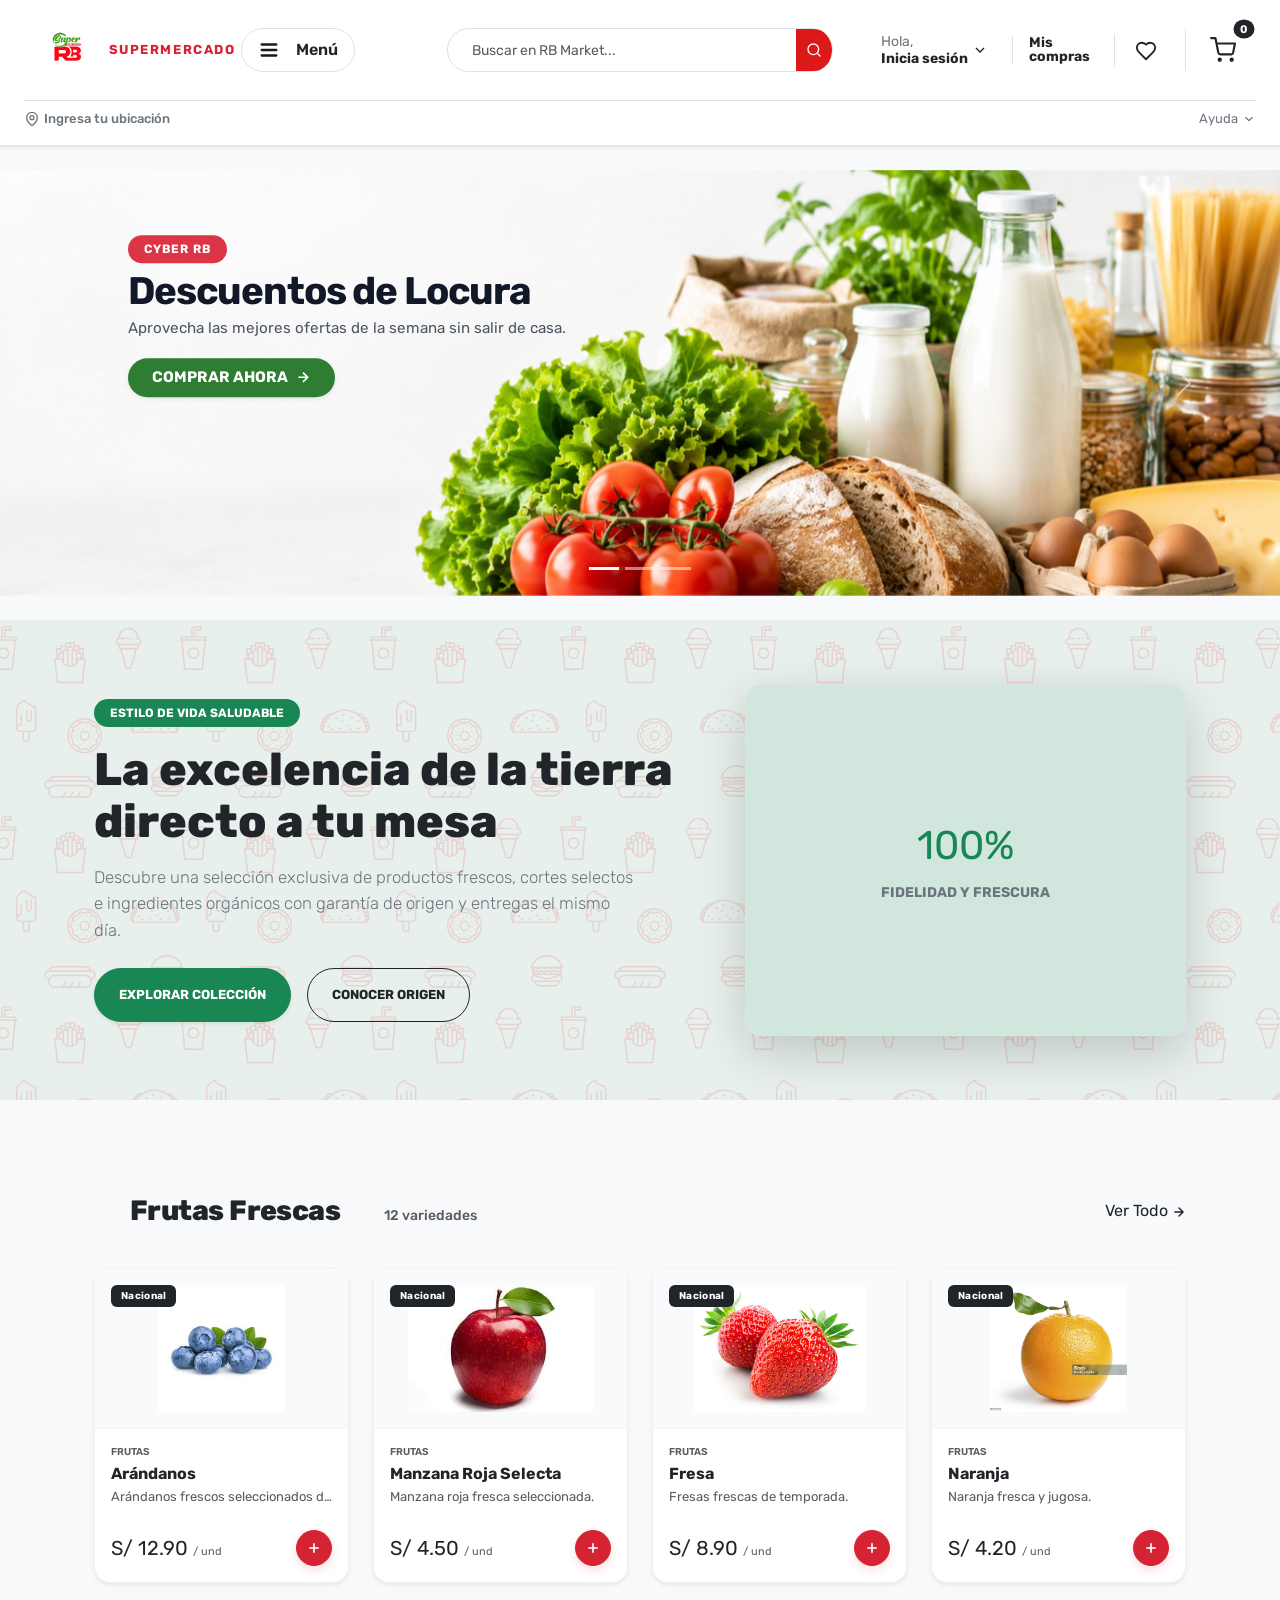
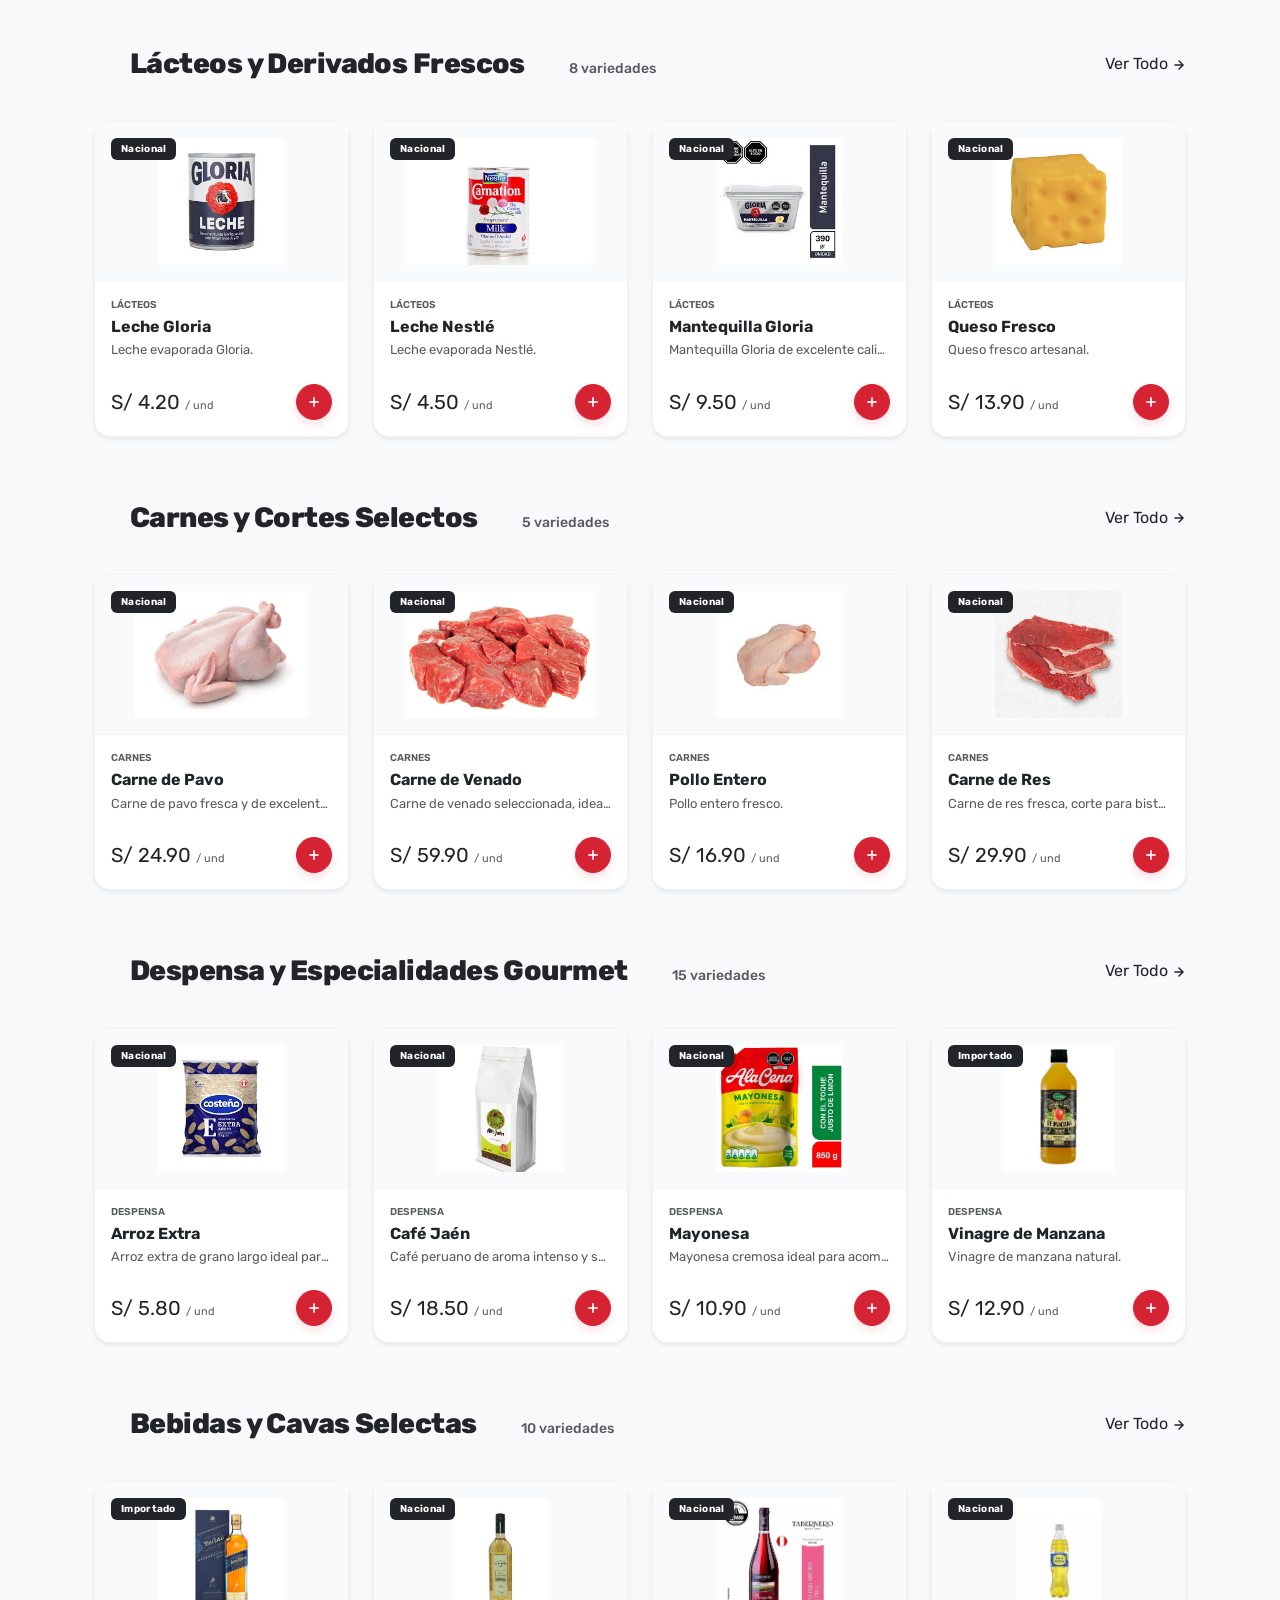
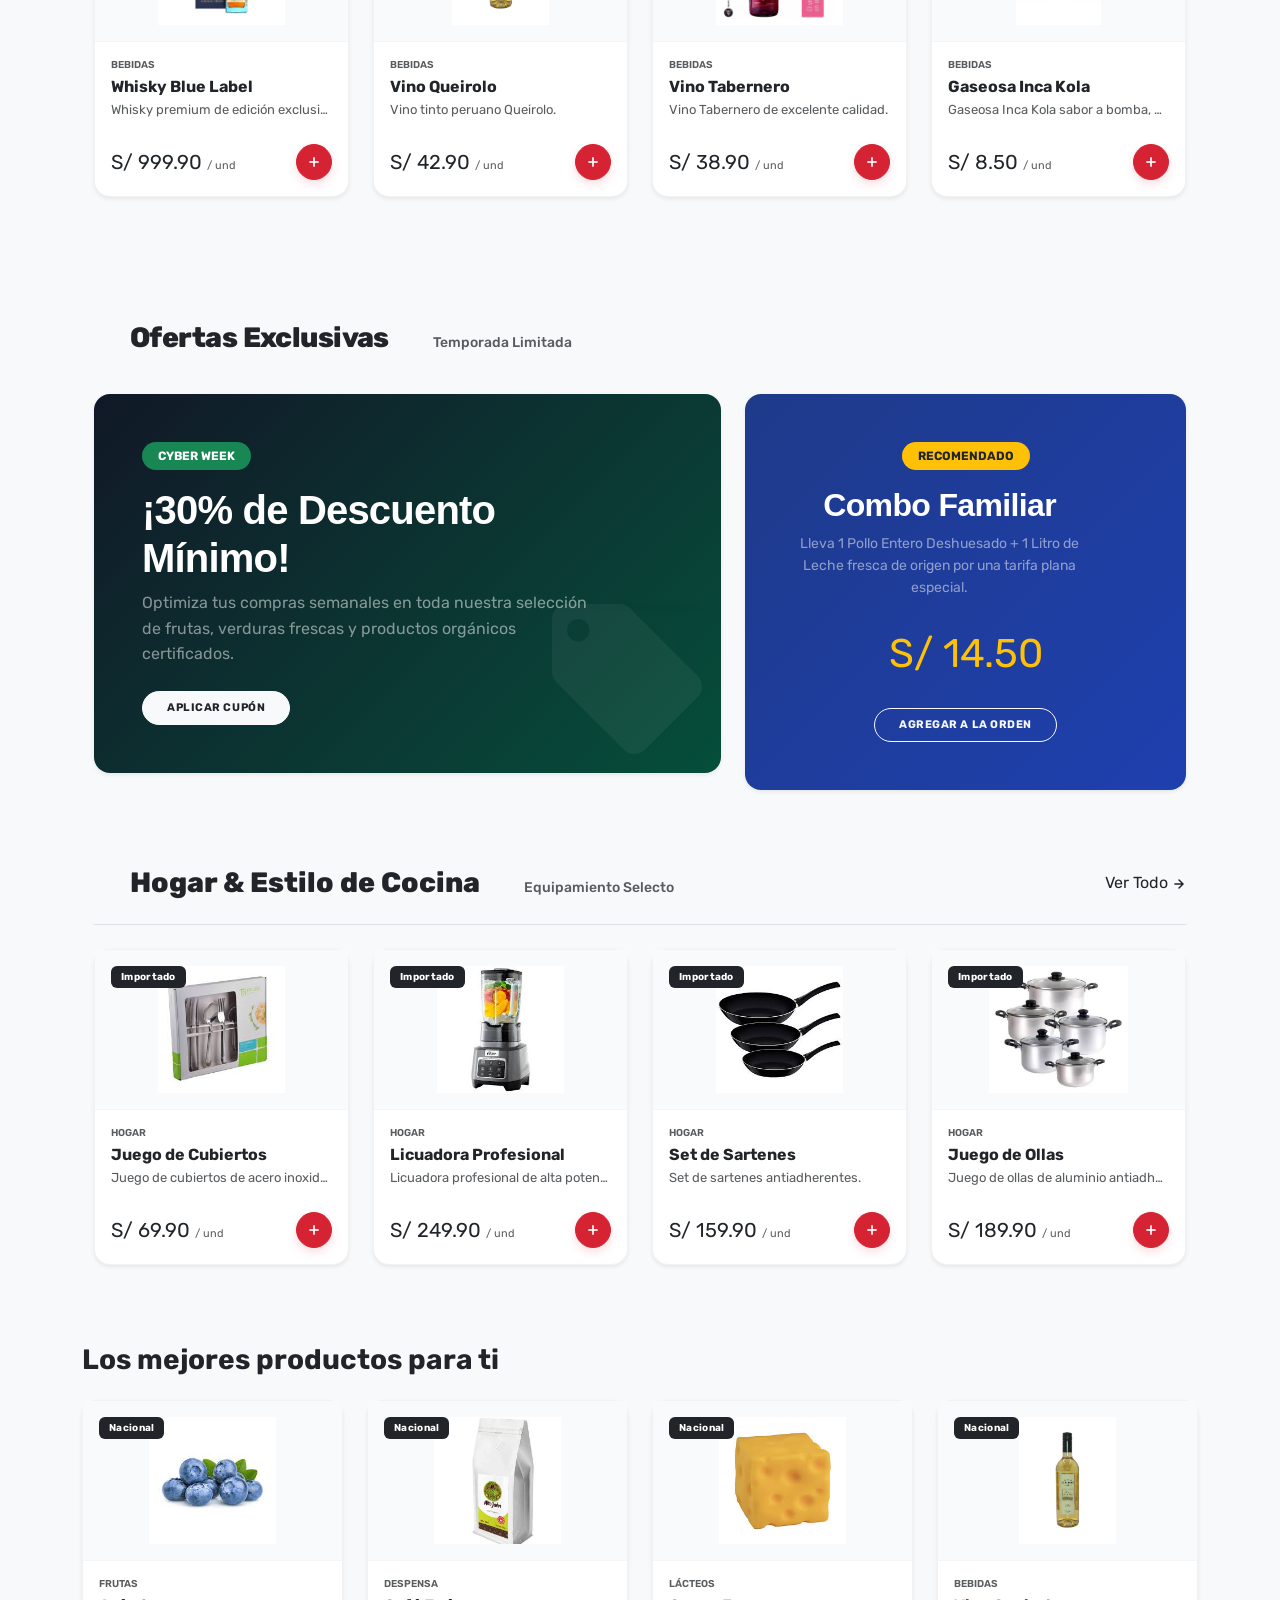
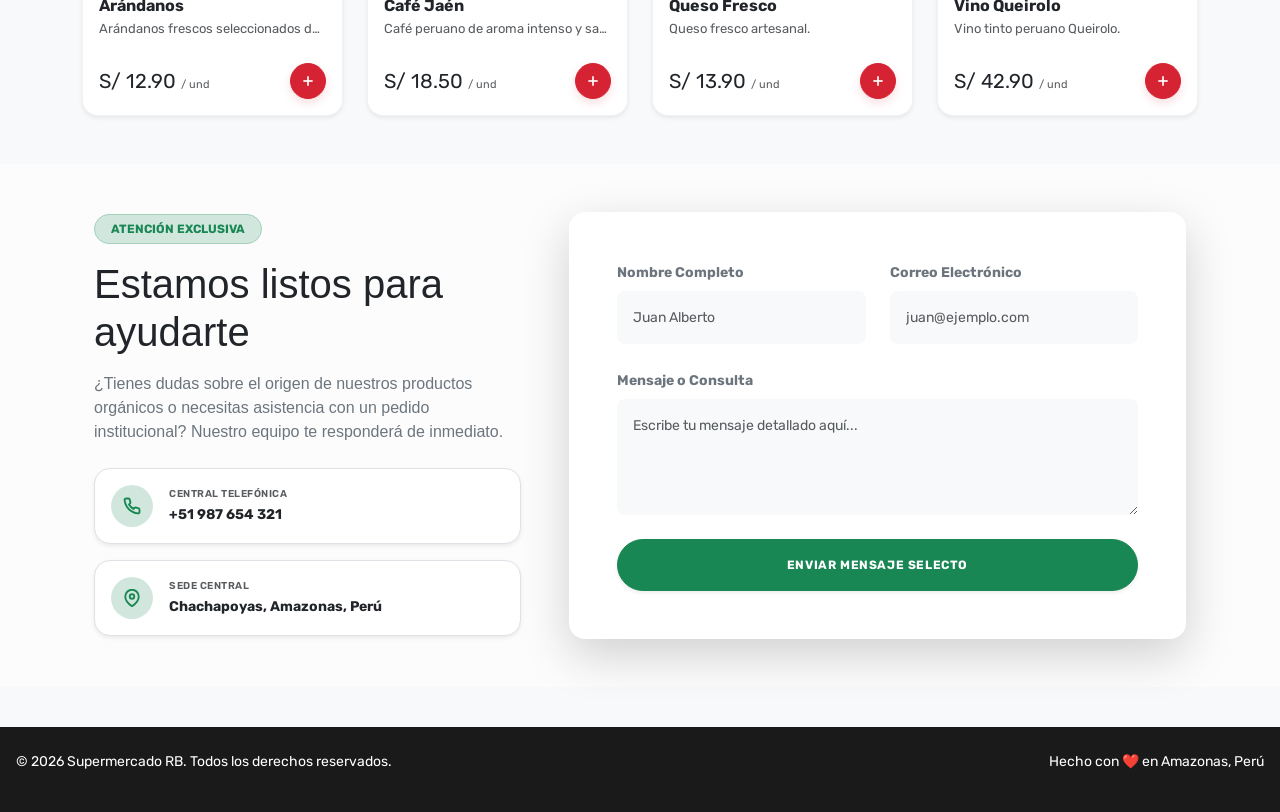
<file: index.html>
<!DOCTYPE html>
<html lang="es">
<head>
    <meta charset="UTF-8">
    <meta name="viewport" content="width=device-width, initial-scale=1.0">
    <title>Supermercado RB — Frescura que se siente</title>
    <link rel="preconnect" href="https://fonts.googleapis.com">
    <link rel="preconnect" href="https://fonts.gstatic.com" crossorigin>
    <link href="https://fonts.googleapis.com/css2?family=Rubik:ital,wght@0,300..900;1,300..900&display=swap" rel="stylesheet">
    <link href="https://cdn.jsdelivr.net/npm/bootstrap@5.3.2/dist/css/bootstrap.min.css" rel="stylesheet">
    <link rel="stylesheet" href="/Estilos/styles.css">
</head>
<body>

<header class="navbar navbar-expand-lg custom-header">
    <div class="container-fluid header-container">
        <div class="row align-items-center header-row">
            
            <!-- LOGO: En celulares y tablets grandes toma 6 columnas -->
            <div class="col-6 col-lg-2 d-flex align-items-center">
                <a href="index.html" class="navbar-brand brand-wrap" title="RB MARKET">
                    <img src="/Estilos/img/img_categorias/LogoRB.png" alt="RB Market Logo" class="custom-logo-img img-fluid">
                    <span class="brand-subtext">SUPERMERCADO</span>
                </a>
            </div>

            <!-- MENÚ PARA PC: Le agregamos d-lg-block para que en menos de 992px NO ocupe espacio físico -->
            <div class="col-lg-2 order-lg-2 d-none d-lg-flex align-items-center justify-content-start">
                <button class="custom-toggle-btn d-none d-lg-inline-flex align-items-center gap-2" type="button" data-bs-toggle="offcanvas" data-bs-target="#menu-lateral" aria-controls="menu-lateral" title="Explorar Categorías">
                    <svg width="22" height="22" viewBox="0 0 24 24" fill="none" xmlns="http://www.w3.org/2000/svg">
                        <path d="M4 6H20M4 12H20M4 18H20" stroke="#1a1a1a" stroke-width="2.5" stroke-linecap="round" stroke-linejoin="round"/>
                    </svg>
                    <span class="d-none d-lg-inline menu-text">Menú</span>
                </button>
            </div>
            <div class="col-12 col-lg-4 order-4 order-lg-3 mt-2 mt-lg-0">
                <div class="d-flex align-items-center gap-2">
                    
                    <button class="custom-toggle-btn d-lg-none d-flex align-items-center justify-content-center border rounded-circle p-0" 
                            type="button" 
                            data-bs-toggle="offcanvas" 
                            data-bs-target="#menu-lateral" 
                            aria-controls="menu-lateral" 
                            title="Explorar Categorías">
                        <svg width="22" height="22" viewBox="0 0 24 24" fill="none" xmlns="http://www.w3.org/2000/svg">
                            <path d="M4 6H20M4 12H20M4 18H20" stroke="#1a1a1a" stroke-width="2.5" stroke-linecap="round" stroke-linejoin="round"/>
                        </svg>
                    </button>

                    <form class="search-form-wrap flex-grow-1 m-0" action="busqueda.html" method="GET">
                        <div class="input-group custom-search-group">
                            <input type="text" name="q" class="form-control custom-search-input" placeholder="Buscar en RB Market..." style="height: 42px;">
                            <button type="submit" class="search-btn" style="height: 42px;">
                                <svg width="16" height="16" viewBox="0 0 24 24" fill="none" stroke="currentColor" stroke-width="2" stroke-linecap="round" stroke-linejoin="round">
                                    <circle cx="11" cy="11" r="8"></circle>
                                    <line x1="21" y1="21" x2="16.65" y2="16.65"></line>
                                </svg>
                            </button>
                        </div>
                    </form>
                </div>
            </div>
            <div class="col-6 col-lg-4 order-3 order-lg-4 d-flex align-items-center justify-content-end gap-2 gap-xl-4">
                <!--  Agregamos id="btn-navegacion-login" y lo envolvemos en un enlace para ir a login.html -->
                <a href="login.html" id="btn-navegacion-login" class="text-decoration-none text-dark d-none d-lg-flex align-items-center gap-1 header-action-item">
                    <div class="d-flex flex-column lh-sm">
                        <span class="login-greeting">Hola,</span>
                        <span class="login-text">Inicia sesión</span>
                    </div>
                    <!-- Tu flechita SVG -->
                    <svg width="16" height="16" viewBox="0 0 24 24" fill="none" stroke="currentColor" stroke-width="2"><path d="m6 9 6 6 6-6"/></svg>
                </a>
                <div class="d-none d-lg-block header-divider header-action-item">
                    <a href="#" class="header-link">
                        <span class="fw-bold small">Mis</span>
                        <span class="fw-bold small">compras</span>
                    </a>
                </div>
                <div class="d-none d-lg-block border-start ps-3 text-muted header-action-item">
                    <button class="btn favorite-btn">
                        <svg width="22" height="22" viewBox="0 0 24 24" fill="none" stroke="currentColor" stroke-width="2" stroke-linecap="round" stroke-linejoin="round">
                            <path d="M19 14c1.49-1.46 3-3.21 3-5.5A5.5 5.5 0 0 0 16.5 3c-1.76 0-3 .5-4.5 2-1.5-1.5-2.74-2-4.5-2A5.5 5.5 0 0 0 2 8.5c0 2.3 1.5 4.05 3 5.5l7 7Z"/>
                        </svg>
                    </button>
                </div>
                <div class="border-start-lg ps-lg-3">
                    <button class="btn custom-cart-btn position-relative" type="button" data-bs-toggle="offcanvas" data-bs-target="#carrito-lateral" aria-controls="carrito-lateral">
                        <svg width="26" height="26" viewBox="0 0 24 24" fill="none" stroke="currentColor" stroke-width="2" stroke-linecap="round" stroke-linejoin="round" class="text-dark">
                            <circle cx="9" cy="21" r="1"></circle>
                            <circle cx="20" cy="21" r="1"></circle>
                            <path d="M1 1h4l2.68 13.39a2 2 0 0 0 2 1.61h9.72a2 2 0 0 0 2-1.61L23 6H6"></path>
                        </svg>
                        <span class="badge cart-badge position-absolute top-0 start-100 translate-middle">0</span>
                    </button>
                </div>
            </div>
        </div>
        <div class="w-100 d-flex justify-content-between align-items-center default-layout-subbar mt-2">
            <div class="subbar-item">
                <svg width="16" height="16" viewBox="0 0 24 24" fill="none" stroke="currentColor" stroke-width="2" stroke-linecap="round" stroke-linejoin="round">
                    <path d="M20 10c0 6-8 12-8 12s-8-6-8-12a8 8 0 0 1 16 0Z"></path>
                    <circle cx="12" cy="10" r="3"></circle>
                </svg>
                <span class="fw-medium">Ingresa tu ubicación</span>
            </div>
            <div class="subbar-item subbar-clickable">
                <span>Ayuda</span>
                <svg width="14" height="14" viewBox="0 0 24 24" fill="none" stroke="currentColor" stroke-width="2"><path d="m6 9 6 6 6-6"/></svg>
            </div>
        </div>
    </div>
</header>

<section id="banner-principal" class="w-100 overflow-hidden">
    <!-- Cambiado a container-fluid y p-0 para eliminar márgenes laterales -->
    <div class="container-fluid p-0"> 
        <div id="carruselPromociones" class="carousel slide custom-carousel overflow-hidden" data-bs-ride="carousel">
            <div class="carousel-indicators custom-indicators">
                <button type="button" data-bs-target="#carruselPromociones" data-bs-slide-to="0" class="active" aria-current="true" aria-label="Slide 1"></button>
                <button type="button" data-bs-target="#carruselPromociones" data-bs-slide-to="1" aria-label="Slide 2"></button>
                <button type="button" data-bs-target="#carruselPromociones" data-bs-slide-to="2" aria-label="Slide 3"></button>
            </div>
            <div class="carousel-inner">
                
                <!-- SLIDE 1: CYBER RB -->
                <div class="carousel-item active" data-bs-interval="5000">
                    <a href="#" class="position-relative d-block text-decoration-none">
                        <img src="Estilos/img/img_categorias/Banner_Promo.png" class="d-block w-100 custom-carousel-img" alt="Promoción Cyber RB">
                        <div class="carousel-caption custom-caption-left text-start">
                            <span class="badge bg-danger text-white px-3 py-2 rounded-pill mb-2 text-uppercase fw-bold text-tracking">Cyber RB</span>
                            <h2 class="display-5 fw-bold text-dark mb-1 banner-title">Descuentos de Locura</h2>
                            <p class="text-secondary mb-3 d-none d-md-block banner-sub">Aprovecha las mejores ofertas de la semana sin salir de casa.</p>
                            <span class="btn btn-success btn-lg px-4 py-2 rounded-pill fw-bold text-uppercase tracking-wide shadow-sm btn-banner-cta">
                                Comprar Ahora
                                <svg width="16" height="16" viewBox="0 0 24 24" fill="none" stroke="currentColor" stroke-width="2.5" class="ms-1" style="transform: translateY(-1px);"><path d="M5 12h14M12 5l7 7-7 7"/></svg>
                            </span>
                        </div>
                    </a>
                </div>

                <!-- SLIDE 2: FRUTAS Y VERDURAS -->
                <div class="carousel-item" data-bs-interval="5000">
                    <a href="categoria.html?cat=Frutas" class="position-relative d-block text-decoration-none">
                        <img src="Estilos/img/img_categorias/Banner_Verduras.png" class="d-block w-100 custom-carousel-img" alt="Descuento en Frutas y Verduras">
                        <div class="carousel-caption custom-caption-left text-start">
                            <span class="badge bg-success text-white px-3 py-2 rounded-pill mb-2 text-uppercase fw-bold text-tracking">100% Fresco</span>
                            <h2 class="display-5 fw-bold text-dark mb-1 banner-title">Frutas & Verduras</h2>
                            <p class="text-secondary mb-3 d-none d-md-block banner-sub">Selección premium del campo directamente a tu mesa con rebajas top.</p>
                            <span class="btn btn-success btn-lg px-4 py-2 rounded-pill fw-bold text-uppercase tracking-wide shadow-sm btn-banner-cta">
                                Ver Catálogo
                                <svg width="16" height="16" viewBox="0 0 24 24" fill="none" stroke="currentColor" stroke-width="2.5" class="ms-1" style="transform: translateY(-1px);"><path d="M5 12h14M12 5l7 7-7 7"/></svg>
                            </span>
                        </div>
                    </a>
                </div>

                <!-- SLIDE 3: CARNES -->
                <div class="carousel-item" data-bs-interval="5000">
                    <a href="categoria.html?cat=Carnes" class="position-relative d-block text-decoration-none">
                        <img src="Estilos/img/img_categorias/Banner_Carne.png" class="d-block w-100 custom-carousel-img" alt="Especial de Carnes Seleccionadas">
                        <div class="carousel-caption custom-caption-left text-start">
                            <span class="badge bg-warning text-dark px-3 py-2 rounded-pill mb-2 text-uppercase fw-bold text-tracking">Cortes Selectos</span>
                            <h2 class="display-5 fw-bold text-dark mb-1 banner-title">Carnes Premium</h2>
                            <p class="text-secondary mb-3 d-none d-md-block banner-sub">Máxima frescura, textura y sabor garantizados para tus parrillas.</p>
                            <span class="btn btn-success btn-lg px-4 py-2 rounded-pill fw-bold text-uppercase tracking-wide shadow-sm btn-banner-cta">
                                Compra Ya
                                <svg width="16" height="16" viewBox="0 0 24 24" fill="none" stroke="currentColor" stroke-width="2.5" class="ms-1" style="transform: translateY(-1px);"><path d="M5 12h14M12 5l7 7-7 7"/></svg>
                            </span>
                        </div>
                    </a>
                </div>

            </div>
            <button class="carousel-control-prev custom-control-btn" type="button" data-bs-target="#carruselPromociones" data-bs-slide="prev">
                <span class="carousel-control-prev-icon" aria-hidden="true"></span>
                <span class="visually-hidden">Anterior</span>
            </button>
            <button class="carousel-control-next custom-control-btn" type="button" data-bs-target="#carruselPromociones" data-bs-slide="next">
                <span class="carousel-control-next-icon" aria-hidden="true"></span>
                <span class="visually-hidden">Siguiente</span>
            </button>
        </div>
    </div>
</section>

<div class="offcanvas offcanvas-start custom-offcanvas" tabindex="-1" id="menu-lateral" aria-labelledby="menu-lateral-label">   
    <div class="offcanvas-header custom-offcanvas-header">
        <div class="canvas-brand" id="menu-lateral-label">
            <span class="canvas-brand-text">RB<span class="canvas-brand-highlight">MARKET</span></span>
            <small class="canvas-brand-subtext">EXPERIENCIA SELECTA</small>
        </div>
        <button type="button" class="btn-close text-reset" data-bs-dismiss="offcanvas" aria-label="Cerrar menú"></button>
    </div>
    <div class="offcanvas-body p-0 d-flex flex-column justify-content-between">
        <div class="p-4">
            <p class="text-uppercase text-muted fw-bold tracking-wider mb-3 header-seccion-menu">Explorar Categorías</p>
            <div class="list-group list-group-flush rounded-3 overflow-hidden custom-menu-list">
                <a class="nav-link" href="categoria.html?cat=Frutas" class="list-group-item list-group-item-action py-3 px-4 d-flex align-items-center justify-content-between text-dark fw-medium">
                    <div class="d-flex align-items-center gap-3">
                        <span>Frutas Orgánicas</span>
                    </div>
                    <svg width="12" height="12" viewBox="0 0 24 24" fill="none" stroke="currentColor" stroke-width="2.5" stroke-linecap="round" stroke-linejoin="round" class="text-muted arrow-icon"><path d="M9 18l6-6-6-6"/></svg>
                </a>
                <a class="nav-link" href="categoria.html?cat=Lácteos" class="list-group-item list-group-item-action py-3 px-4 d-flex align-items-center justify-content-between text-dark fw-medium">
                    <div class="d-flex align-items-center gap-3">
                        <span>Lácteos y Derivados Frescos</span>
                    </div>
                    <svg width="12" height="12" viewBox="0 0 24 24" fill="none" stroke="currentColor" stroke-width="2.5" stroke-linecap="round" stroke-linejoin="round" class="text-muted arrow-icon"><path d="M9 18l6-6-6-6"/></svg>
                </a>
                <a class="nav-link" href="categoria.html?cat=Carnes" class="list-group-item list-group-item-action py-3 px-4 d-flex align-items-center justify-content-between text-dark fw-medium">
                    <div class="d-flex align-items-center gap-3">
                        <span>Carnes y Cortes Selectos</span>
                    </div>
                    <svg width="12" height="12" viewBox="0 0 24 24" fill="none" stroke="currentColor" stroke-width="2.5" stroke-linecap="round" stroke-linejoin="round" class="text-muted arrow-icon"><path d="M9 18l6-6-6-6"/></svg>
                </a>
                <a class="nav-link" href="categoria.html?cat=Despensa" class="list-group-item list-group-item-action py-3 px-4 d-flex align-items-center justify-content-between text-dark fw-medium">
                    <div class="d-flex align-items-center gap-3">
                        <span>Despensa y Especialidades Gourmet</span>
                    </div>
                    <svg width="12" height="12" viewBox="0 0 24 24" fill="none" stroke="currentColor" stroke-width="2.5" stroke-linecap="round" stroke-linejoin="round" class="text-muted arrow-icon"><path d="M9 18l6-6-6-6"/></svg>
                </a>
                <a class="nav-link" href="categoria.html?cat=Bebidas" class="list-group-item list-group-item-action py-3 px-4 d-flex align-items-center justify-content-between text-dark fw-medium">
                    <div class="d-flex align-items-center gap-3">
                        <span>Bebidas y Cavas Selectas</span>
                    </div>
                    <svg width="12" height="12" viewBox="0 0 24 24" fill="none" stroke="currentColor" stroke-width="2.5" stroke-linecap="round" stroke-linejoin="round" class="text-muted arrow-icon"><path d="M9 18l6-6-6-6"/></svg>
                </a>
            </div>
        </div>      
        <div class="p-4 bg-light border-top w-100">
            <p class="text-uppercase text-muted fw-bold tracking-wider mb-2 header-seccion-menu">Atención Personalizada</p>
            <a href="https://wa.me/tuNumeroDeSoporte" target="_blank" class="d-flex align-items-center gap-2 text-decoration-none hover-soporte">
                <span class="badge bg-success-subtle text-success border border-success-subtle px-2 py-1 rounded fw-bold style-badge-text">LÍNEA DIRECTA</span>
                <small class="text-secondary fw-semibold">Soporte Premium</small>
            </a>
        </div>
    </div>
</div>

<div class="offcanvas offcanvas-end border-0 cart-offcanvas" tabindex="-1" id="carrito-lateral" aria-labelledby="carrito-lateral-label">
    
    <div class="offcanvas-header border-bottom py-4 px-4 d-flex align-items-center justify-content-between bg-white">
        <div class="d-flex flex-column" id="carrito-lateral-label">
            <span class="fs-4 fw-black text-dark tracking-tight canvas-brand-text">Mi<span class="text-success fw-light">Orden</span></span>
            <small class="text-muted canvas-brand-subtext tracking-wider text-uppercase" style="font-size: 10px;">Resumen de Compra</small>
        </div>
        <button type="button" class="btn-close-custom" data-bs-dismiss="offcanvas" aria-label="Cerrar carrito">
            <svg width="20" height="20" viewBox="0 0 24 24" fill="none" stroke="currentColor" stroke-width="2" stroke-linecap="round" stroke-linejoin="round"><line x1="18" y1="6" x2="6" y2="18"></line><line x1="6" y1="6" x2="18" y2="18"></line></svg>
        </button>
    </div>

    <div class="offcanvas-body p-4 cart-offcanvas-body">
        <div id="carrito-items" class="d-flex flex-column gap-3">
            </div>
    </div>

    <div class="cart-offcanvas-footer p-4 bg-white border-top">
        <div class="d-flex justify-content-between align-items-center mb-2">
            <span class="text-muted fw-medium">Subtotal</span>
            <strong id="carrito-subtotal" class="text-dark fw-semibold">S/ 0.00</strong>
        </div>

        <div class="d-flex justify-content-between align-items-center mb-4">
            <span class="text-dark fw-bold fs-5">Total Estimado</span>
            <strong id="carrito-total" class="text-success fw-black fs-4">S/ 0.00</strong>
        </div>

        <button class="btn btn-success btn-lg w-100 py-3 rounded-pill fw-bold text-uppercase tracking-wide shadow-sm custom-checkout-btn" id="btn-pagar">
            Proceder al Pago
        </button>
    </div>
</div>

<section class="custom-hero py-5 mb-5 d-flex align-items-center">
    <div class="container px-4">
        <div class="row align-items-center g-4">
            
            <div class="col-12 col-md-7 text-center text-md-start">
                <span class="badge bg-success text-white px-3 py-2 rounded-pill mb-3 text-uppercase tracking-wider small fw-bold">Estilo de Vida Saludable</span>
                <h1 class="display-4 fw-black text-dark mb-3 hero-title">
                    La excelencia de la tierra <br class="d-none d-lg-inline">directo a tu mesa
                </h1>
                <p class="lead text-secondary mb-4 hero-text">
                    Descubre una selección exclusiva de productos frescos, cortes selectos e ingredientes orgánicos con garantía de origen y entregas el mismo día.
                </p>
                
                <div class="d-flex flex-column flex-sm-row gap-3 justify-content-center justify-content-md-start">
                    <a href="categoria.html?cat=Frutas" class="btn btn-success btn-lg px-4 py-3 rounded-pill fw-bold text-uppercase tracking-wide shadow-sm custom-hero-btn">
                        Explorar Colección
                    </a>
                    <a href="#contacto" class="btn btn-outline-dark btn-lg px-4 py-3 rounded-pill fw-bold text-uppercase tracking-wide custom-hero-btn-secondary">
                        Conocer Origen
                    </a>
                </div>
            </div>

            <div class="col-12 col-md-5 d-none d-md-block text-center position-relative">
                <div class="hero-image-overlay shadow-lg rounded-4 overflow-hidden">
                    <div class="bg-success-subtle d-flex align-items-center justify-content-center p-5 text-success" style="min-height: 350px;">
                        <div class="text-center">
                            <span class="fs-1 fw-black d-block mb-1">100%</span>
                            <span class="text-uppercase tracking-widest fw-bold small text-secondary">Fidelidad y Frescura</span>
                        </div>
                    </div>
                </div>
            </div>

        </div>
    </div>
</section>

<section id="categorias" class="seccion-contenedor">
    <div class="container px-4">
        
        <div class="mb-5">
            <div class="d-flex align-items-center justify-content-between mb-4 custom-category-header">
                <div class="d-flex align-items-baseline gap-2">
                    <h2 class="fs-3 fw-black text-dark tracking-tight m-0 premium-category-title">Frutas Frescas</h2>
                    <span class="text-muted small fw-medium item-counter">12 variedades</span>
                </div>
                <a class="nav-link" href="categoria.html?cat=Frutas" class="btn btn-link p-0 text-success fw-bold text-uppercase small tracking-wider d-flex align-items-center gap-1 premium-view-all">
                    <span>Ver Todo</span>
                    <svg width="14" height="14" viewBox="0 0 24 24" fill="none" stroke="currentColor" stroke-width="2.5" stroke-linecap="round" stroke-linejoin="round" class="arrow-move"><path d="M5 12h14M12 5l7 7-7 7"/></svg>
                </a>
            </div>
            
            <div class="row row-cols-3 row-cols-md-4 g-4" id="catalogo-frutas">
                </div>
        </div>

        <div class="mb-5">
            <div class="d-flex align-items-center justify-content-between mb-4 custom-category-header">
                <div class="d-flex align-items-baseline gap-2">
                    <h2 class="fs-3 fw-black text-dark tracking-tight m-0 premium-category-title">Lácteos y Derivados Frescos</h2>
                    <span class="text-muted small fw-medium item-counter">8 variedades</span>
                    </div>
                <a class="nav-link" href="categoria.html?cat=Lácteos" class="btn btn-link p-0 text-success fw-bold text-uppercase small tracking-wider d-flex align-items-center gap-1 premium-view-all">
                    <span>Ver Todo</span>
                    <svg width="14" height="14" viewBox="0 0 24 24" fill="none" stroke="currentColor" stroke-width="2.5" stroke-linecap="round" stroke-linejoin="round" class="arrow-move"><path d="M5 12h14M12 5l7 7-7 7"/></svg>
                </a>
            </div>
                
            <div class="row row-cols-3 row-cols-md-4 g-4" id="catalogo-lacteos">
                </div>
        </div>

        <div class="mb-5">
            <div class="d-flex align-items-center justify-content-between mb-4 custom-category-header">
                <div class="d-flex align-items-baseline gap-2">
                    <h2 class="fs-3 fw-black text-dark tracking-tight m-0 premium-category-title">Carnes y Cortes Selectos</h2>
                    <span class="text-muted small fw-medium item-counter">5 variedades</span>
                </div>
                <a class="nav-link" href="categoria.html?cat=Carnes" class="btn btn-link p-0 text-success fw-bold text-uppercase small tracking-wider d-flex align-items-center gap-1 premium-view-all">
                    <span>Ver Todo</span>
                    <svg width="14" height="14" viewBox="0 0 24 24" fill="none" stroke="currentColor" stroke-width="2.5" stroke-linecap="round" stroke-linejoin="round" class="arrow-move"><path d="M5 12h14M12 5l7 7-7 7"/></svg>
                </a>
            </div>
                
            <div class="row row-cols-3 row-cols-md-4 g-4" id="catalogo-carnes">
                </div>
        </div>

        <div class="mb-5">
            <div class="d-flex align-items-center justify-content-between mb-4 custom-category-header">
                <div class="d-flex align-items-baseline gap-2">
                    <h2 class="fs-3 fw-black text-dark tracking-tight m-0 premium-category-title">Despensa y Especialidades Gourmet</h2>
                    <span class="text-muted small fw-medium item-counter">15 variedades</span>
                </div>
                <a class="nav-link" href="categoria.html?cat=Despensa" class="btn btn-link p-0 text-success fw-bold text-uppercase small tracking-wider d-flex align-items-center gap-1 premium-view-all">
                    <span>Ver Todo</span>
                    <svg width="14" height="14" viewBox="0 0 24 24" fill="none" stroke="currentColor" stroke-width="2.5" stroke-linecap="round" stroke-linejoin="round" class="arrow-move"><path d="M5 12h14M12 5l7 7-7 7"/></svg>
                </a>
            </div>
                
            <div class="row row-cols-3 row-cols-md-4 g-4" id="catalogo-despensa">
                </div>
        </div>

        <div class="mb-5">
            <div class="d-flex align-items-center justify-content-between mb-4 custom-category-header">
                <div class="d-flex align-items-baseline gap-2">
                    <h2 class="fs-3 fw-black text-dark tracking-tight m-0 premium-category-title">Bebidas y Cavas Selectas</h2>
                    <span class="text-muted small fw-medium item-counter">10 variedades</span>
                </div>
                <a class="nav-link" href="categoria.html?cat=Bebidas" class="btn btn-link p-0 text-success fw-bold text-uppercase small tracking-wider d-flex align-items-center gap-1 premium-view-all">
                    <span>Ver Todo</span>
                    <svg width="14" height="14" viewBox="0 0 24 24" fill="none" stroke="currentColor" stroke-width="2.5" stroke-linecap="round" stroke-linejoin="round" class="arrow-move"><path d="M5 12h14M12 5l7 7-7 7"/></svg>
                </a>
            </div>
            
            <div class="row row-cols-3 row-cols-md-4 g-4" id="catalogo-bebidas">
                </div>
        </div>
    </div>    
</section>

<section id="ofertas" class="seccion-contenedor seccion-gris">
    <div class="container px-4">
        
        <div class="d-flex align-items-center justify-content-between mb-4 custom-category-header">
            <div class="d-flex align-items-baseline gap-2">
                <h2 class="fs-3 fw-black text-dark tracking-tight m-0 premium-category-title">Ofertas Exclusivas</h2>
                <span class="text-muted small fw-medium item-counter">Temporada Limitada</span>
            </div>
        </div>

        <div class="row g-4">
            
            <div class="col-12 col-lg-7">
                <div class="card border-0 rounded-4 overflow-hidden shadow-sm text-white position-relative d-flex align-items-center justify-content-center p-5 custom-promo-banner" style="background: linear-gradient(135deg, #111827 0%, #064e3b 100%); min-height: 280px;">
                    <div class="position-absolute top-0 end-0 p-4 opacity-10">
                        <svg width="180" height="180" viewBox="0 0 24 24" fill="currentColor"><path d="M21.41 11.58l-9-9C12.05 2.22 11.55 2 11 2H4c-1.1 0-2 .9-2 2v7c0 .55.22 1.05.59 1.42l9 9c.36.36.86.58 1.41.58.55 0 1.05-.22 1.41-.59l7-7c.37-.36.59-.86.59-1.41 0-.55-.23-1.06-.59-1.42zM5.5 7C4.67 7 4 6.33 4 5.5S4.67 4 5.5 4 7 4.67 7 5.5 6.33 7 5.5 7z"/></svg>
                    </div>
                    <div class="text-center text-lg-start w-100 position-relative">
                        <span class="badge bg-success px-3 py-2 rounded-pill mb-3 text-uppercase tracking-wider small fw-bold text-white">Cyber Week</span>
                        <h3 class="display-6 fw-black mb-2 banner-promo-title">¡30% de Descuento Mínimo!</h3>
                        <p class="text-white-50 fs-6 mb-4 banner-promo-text" style="max-width: 450px;">
                            Optimiza tus compras semanales en toda nuestra selección de frutas, verduras frescas y productos orgánicos certificados.
                        </p>
                        <a href="#frutas-verduras" class="btn btn-light rounded-pill fw-bold text-uppercase px-4 py-2 small tracking-wide custom-banner-btn text-dark">
                            Aplicar Cupón
                        </a>
                    </div>
                </div>
            </div>

            <div class="col-12 col-lg-5">
                <div class="card border-0 rounded-4 overflow-hidden shadow-sm text-white position-relative d-flex align-items-center justify-content-center p-5 custom-promo-banner" style="background: linear-gradient(135deg, #1e3a8a 0%, #1e40af 100%); min-height: 280px;">
                    <div class="text-center w-100 position-relative">
                        <span class="badge bg-warning text-dark px-3 py-2 rounded-pill mb-3 text-uppercase tracking-wider small fw-bold">Recomendado</span>
                        <h3 class="fs-2 fw-black mb-2 banner-promo-title">Combo Familiar</h3>
                        <p class="text-white-50 small mb-4 banner-promo-text">
                            Lleva 1 Pollo Entero Deshuesado + 1 Litro de Leche fresca de origen por una tarifa plana especial.
                        </p>
                        <div class="mb-4">
                            <span class="fs-1 fw-black text-warning">S/ 14.50</span>
                        </div>
                        <button class="btn btn-outline-light rounded-pill fw-bold text-uppercase px-4 py-2 small tracking-wide custom-banner-btn-secondary">
                            Agregar a la Orden
                        </button>
                    </div>
                </div>
            </div>
        </div>
    </div>
</section>

<section id="hogar-cocina" class="seccion-contenedor seccion-blanca-alterna">
    <div class="container px-4">
        
        <div class="d-flex align-items-center justify-content-between mb-4 border-bottom pb-2">
            <div class="d-flex align-items-baseline gap-2">
                <h2 class="fs-3 fw-black text-dark tracking-tight m-0 title-categoria">Hogar & Estilo de Cocina</h2>
                <span class="text-muted small fw-medium item-counter">Equipamiento Selecto</span>
            </div>
            <a class="nav-link" href="categoria.html?cat=Hogar" class="btn btn-link p-0 text-success fw-bold text-uppercase small tracking-wider d-flex align-items-center gap-1 premium-view-all">
                <span>Ver Todo</span>
                    <svg width="14" height="14" viewBox="0 0 24 24" fill="none" stroke="currentColor" stroke-width="2.5" stroke-linecap="round" stroke-linejoin="round" class="arrow-move"><path d="M5 12h14M12 5l7 7-7 7"/></svg>
            </a>
        </div>
        
        <div class="row row-cols-2 row-cols-md-3 row-cols-lg-4 g-4" id="catalogo-hogar">
            <div class="col" id="tarjeta-explorar-hogar">
                <a class="nav-link" href="categoria.html?cat=Hogar" class="card h-100 border-0 shadow-sm rounded-4 text-decoration-none bg-success-subtle d-flex align-items-center justify-content-center p-4 text-center custom-view-more-card">
                    <div class="text-success">
                        <div class="bg-success text-white rounded-circle d-inline-flex align-items-center justify-content-center mb-3 shadow-sm btn-mas-wrap" style="width: 48px; height: 48px;">
                            <svg width="20" height="20" viewBox="0 0 24 24" fill="none" stroke="currentColor" stroke-width="3" stroke-linecap="round" stroke-linejoin="round"><line x1="12" y1="5" x2="12" y2="19"></line><line x1="5" y1="12" x2="19" y2="12"></line></svg>
                        </div>
                        <h4 class="fs-6 fw-bold text-dark mb-1">Explorar Más</h4>
                        <p class="small text-success-dark opacity-75 m-0">Línea de Diseño Integral</p>
                    </div>
                </a>
            </div>
        </div>
    </div>
</section>

<section id="mejores-productos" class="py-5 bg-light">
    <div class="container">
        <h2 class="fs-3 fw-bold text-dark mb-4">Los mejores productos para ti</h2>
        <div id="contenedor-mejores-productos" class="row row-cols-2 row-cols-md-4 g-4"></div>
        
    </div>
</section>

<section id="contacto" class="py-5 bg-light-subtle">
    <div class="container px-4">
        <div class="row g-5 align-items-center">
            
            <div class="col-12 col-lg-5">
                <span class="badge bg-success-subtle text-success border border-success-subtle px-3 py-2 rounded-pill mb-3 text-uppercase tracking-wider small fw-bold">Atención Exclusiva</span>
                <h2 class="display-6 fw-black text-dark mb-3" style="font-family: 'Syne', sans-serif;">Estamos listos para ayudarte</h2>
                <p class="text-secondary mb-4" style="font-family: 'Plus Jakarta Sans', sans-serif;">
                    ¿Tienes dudas sobre el origen de nuestros productos orgánicos o necesitas asistencia con un pedido institucional? Nuestro equipo te responderá de inmediato.
                </p>
                
                <div class="d-flex flex-column gap-3">
                    <div class="d-flex align-items-center gap-3 p-3 bg-white rounded-4 border shadow-sm">
                        <div class="text-success bg-success-subtle rounded-circle d-flex align-items-center justify-content-center" style="width: 42px; height: 42px;">
                            <svg width="18" height="18" viewBox="0 0 24 24" fill="none" stroke="currentColor" stroke-width="2.5"><path d="M22 16.92v3a2 2 0 0 1-2.18 2 19.79 19.79 0 0 1-8.63-3.07 19.5 19.5 0 0 1-6-6 19.79 19.79 0 0 1-3.07-8.67A2 2 0 0 1 4.11 2h3a2 2 0 0 1 2 1.72 12.84 12.84 0 0 0 .7 2.81 2 2 0 0 1-.45 2.11L8.09 9.91a16 16 0 0 0 6 6l1.27-1.27a2 2 0 0 1 2.11-.45 12.84 12.84 0 0 0 2.81.7A2 2 0 0 1 22 16.92z"/></svg>
                        </div>
                        <div>
                            <small class="text-muted d-block fw-semibold uppercase" style="font-size: 10px; letter-spacing: 0.05em;">CENTRAL TELEFÓNICA</small>
                            <span class="text-dark fw-bold small">+51 987 654 321</span>
                        </div>
                    </div>

                    <div class="d-flex align-items-center gap-3 p-3 bg-white rounded-4 border shadow-sm">
                        <div class="text-success bg-success-subtle rounded-circle d-flex align-items-center justify-content-center" style="width: 42px; height: 42px;">
                            <svg width="18" height="18" viewBox="0 0 24 24" fill="none" stroke="currentColor" stroke-width="2.5"><path d="M21 10c0 7-9 13-9 13s-9-6-9-13a9 9 0 0 1 18 0z"/><circle cx="12" cy="10" r="3"/></svg>
                        </div>
                        <div>
                            <small class="text-muted d-block fw-semibold uppercase" style="font-size: 10px; letter-spacing: 0.05em;">SEDE CENTRAL</small>
                            <span class="text-dark fw-bold small">Chachapoyas, Amazonas, Perú</span>
                        </div>
                    </div>
                </div>
            </div>

            <div class="col-12 col-lg-7">
                <div class="card border-0 shadow-lg rounded-4 p-4 p-md-5 bg-white">
                    <form action="#" method="POST">
                        <div class="row g-4">
                            <div class="col-12 col-md-6">
                                <label class="form-label small fw-bold text-secondary">Nombre Completo</label>
                                <input type="text" class="form-control border-0 bg-light p-3 rounded-3 custom-input" placeholder="Juan Alberto" required>
                            </div>
                            <div class="col-12 col-md-6">
                                <label class="form-label small fw-bold text-secondary">Correo Electrónico</label>
                                <input type="email" class="form-control border-0 bg-light p-3 rounded-3 custom-input" placeholder="juan@ejemplo.com" required>
                            </div>
                            <div class="col-12">
                                <label class="form-label small fw-bold text-secondary">Mensaje o Consulta</label>
                                <textarea class="form-control border-0 bg-light p-3 rounded-3 custom-input" rows="4" placeholder="Escribe tu mensaje detallado aquí..." required></textarea>
                            </div>
                            <div class="col-12 mt-4">
                                <button type="submit" class="btn btn-success w-100 py-3 rounded-pill fw-bold text-uppercase tracking-wide shadow-sm custom-submit-btn">
                                    Enviar Mensaje Selecto
                                </button>
                            </div>
                        </div>
                    </form>
                </div>
            </div>
        </div>
    </div>
</section>

<div class="toast-container position-fixed bottom-0 end-0 p-3">
    <div id="notificacion-carrito" class="toast align-items-center text-white bg-success border-0 rounded-4 shadow" role="alert" aria-live="assertive" aria-atomic="true">
        <div class="d-flex p-2 align-items-center">
            <div class="toast-body fw-medium d-flex align-items-center gap-2" id="mensaje-toast"></div>
            <button type="button" class="btn-close btn-close-white me-2 m-auto" data-bs-dismiss="toast" aria-label="Cerrar"></button>
        </div>
    </div>
</div>

<footer class="pie-pagina">
    <p>© 2026 Supermercado RB. Todos los derechos reservados.</p>
    <p>Hecho con ❤️ en Amazonas, Perú</p>
</footer>

    <script src="https://cdn.jsdelivr.net/npm/bootstrap@5.3.2/dist/js/bootstrap.bundle.min.js"></script>
    <script src="/js/productos.js"></script>
    <script src="/js/script.js"></script>
    
</body>
</html>
</file>
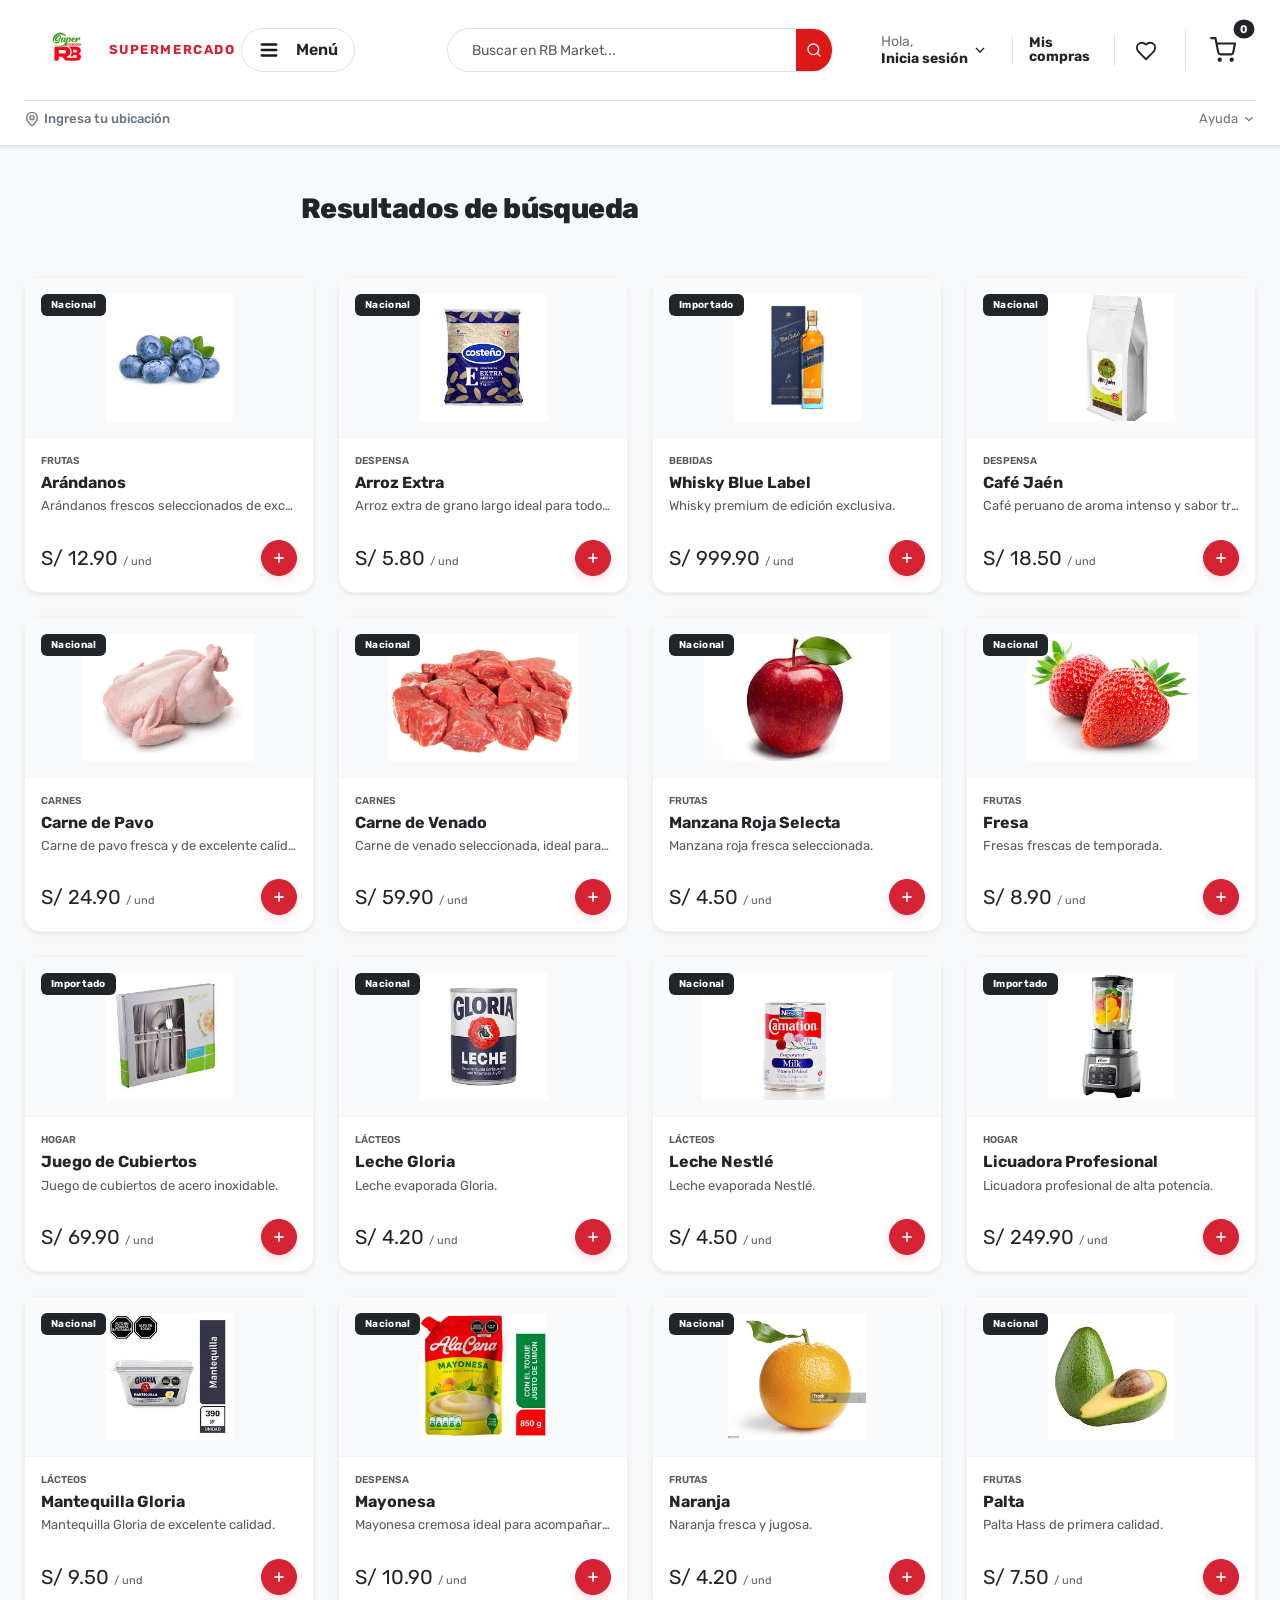
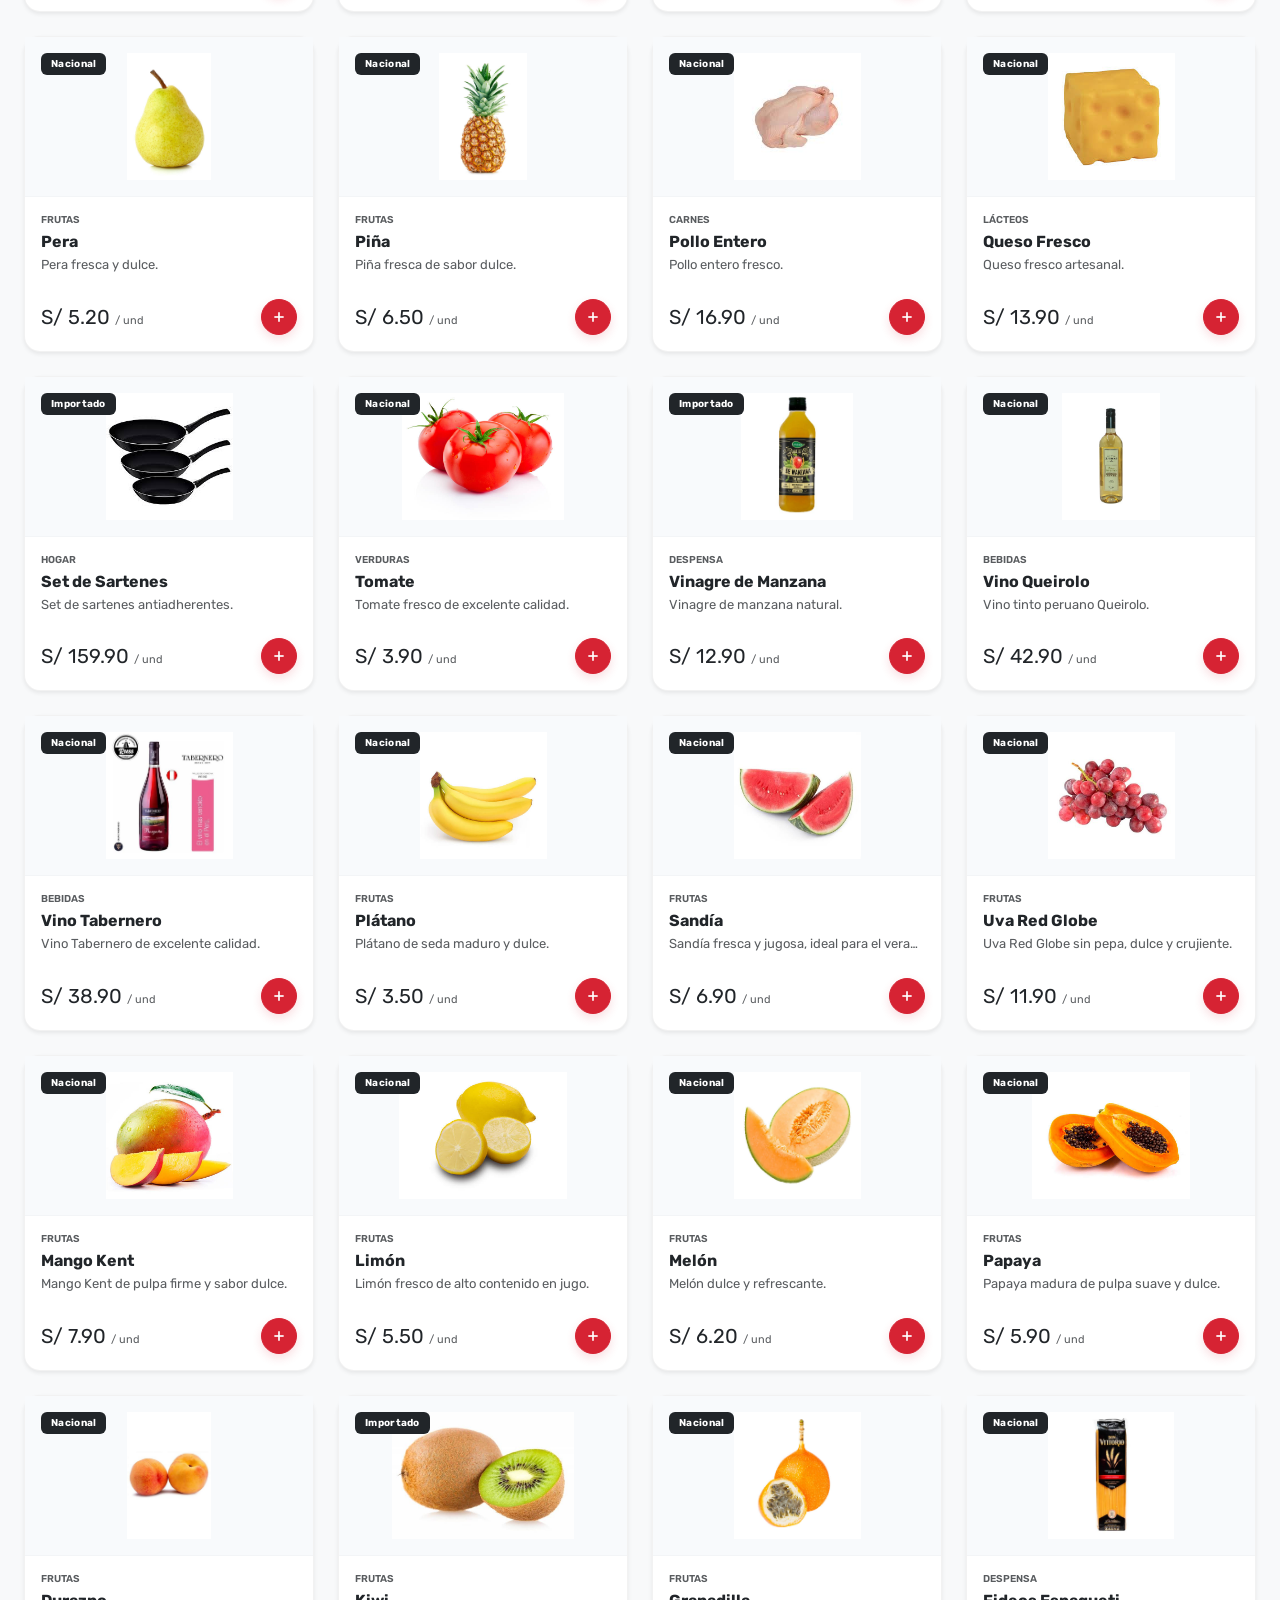
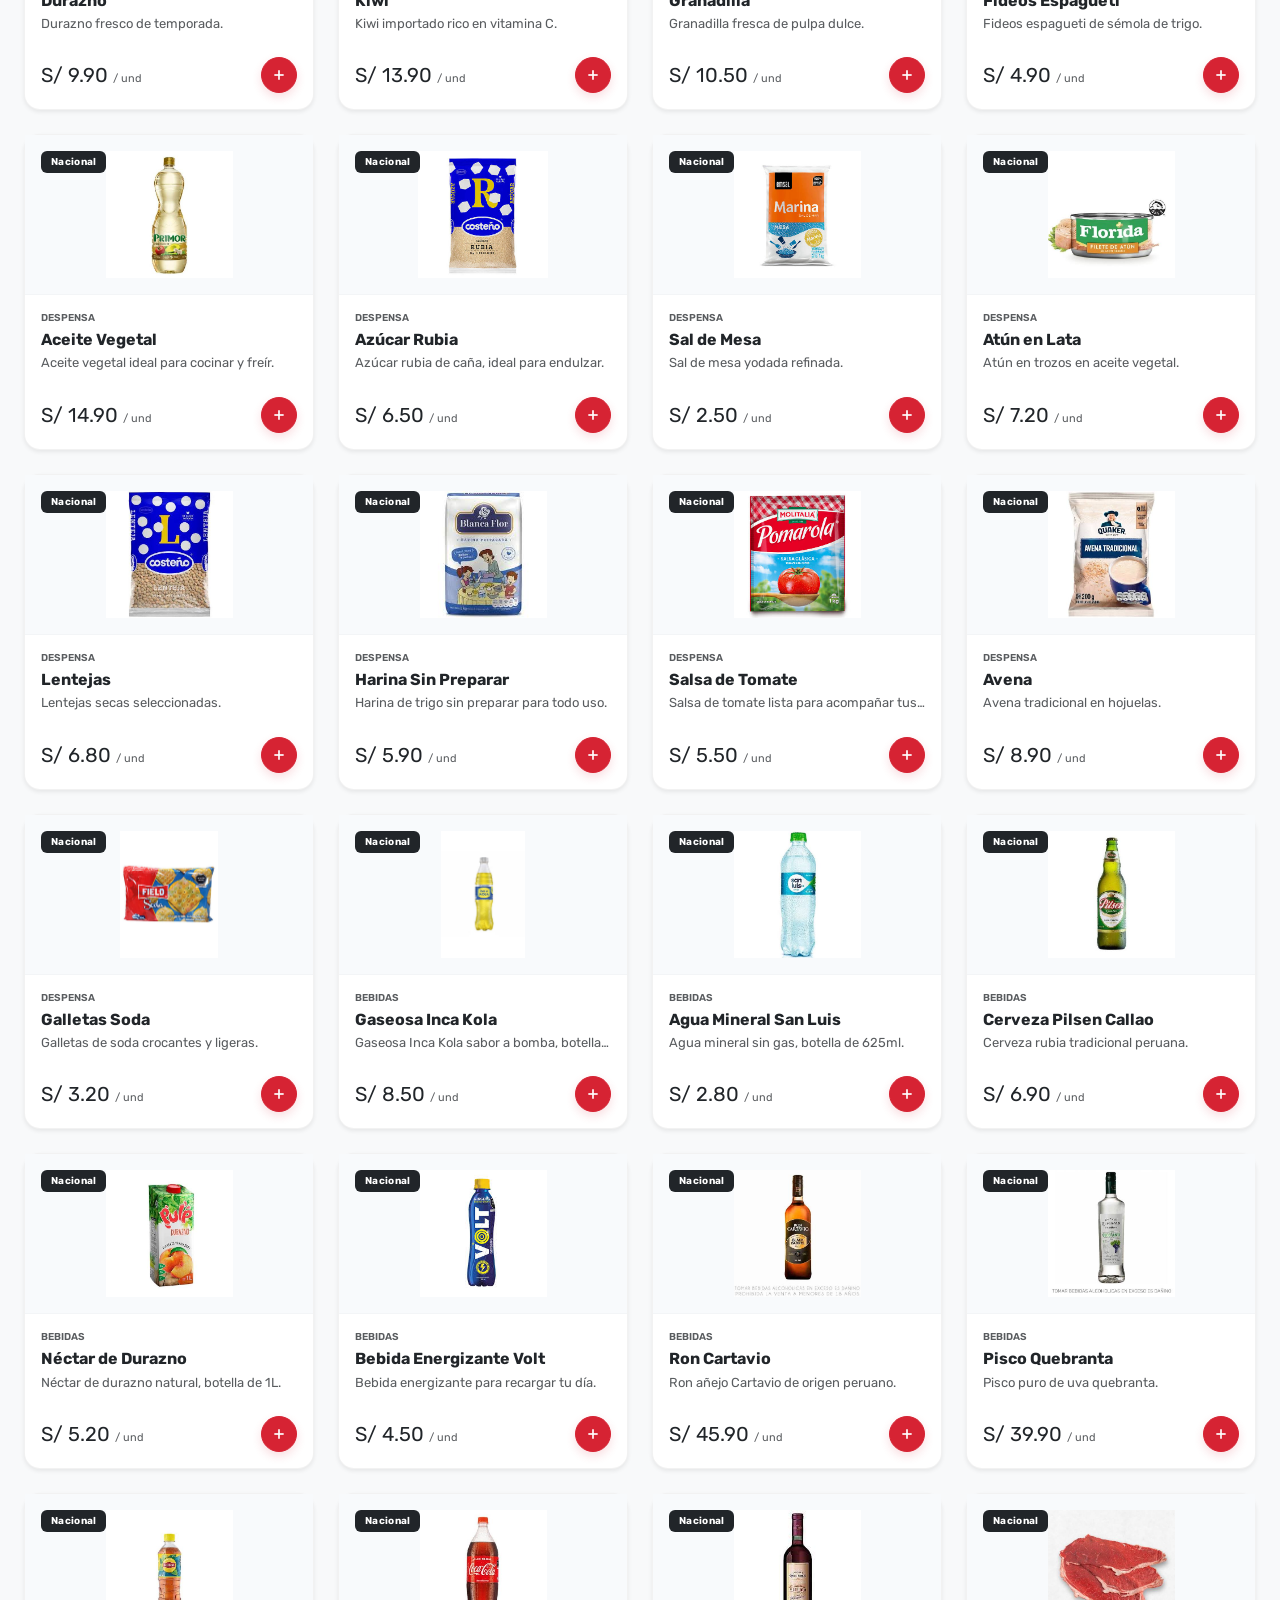
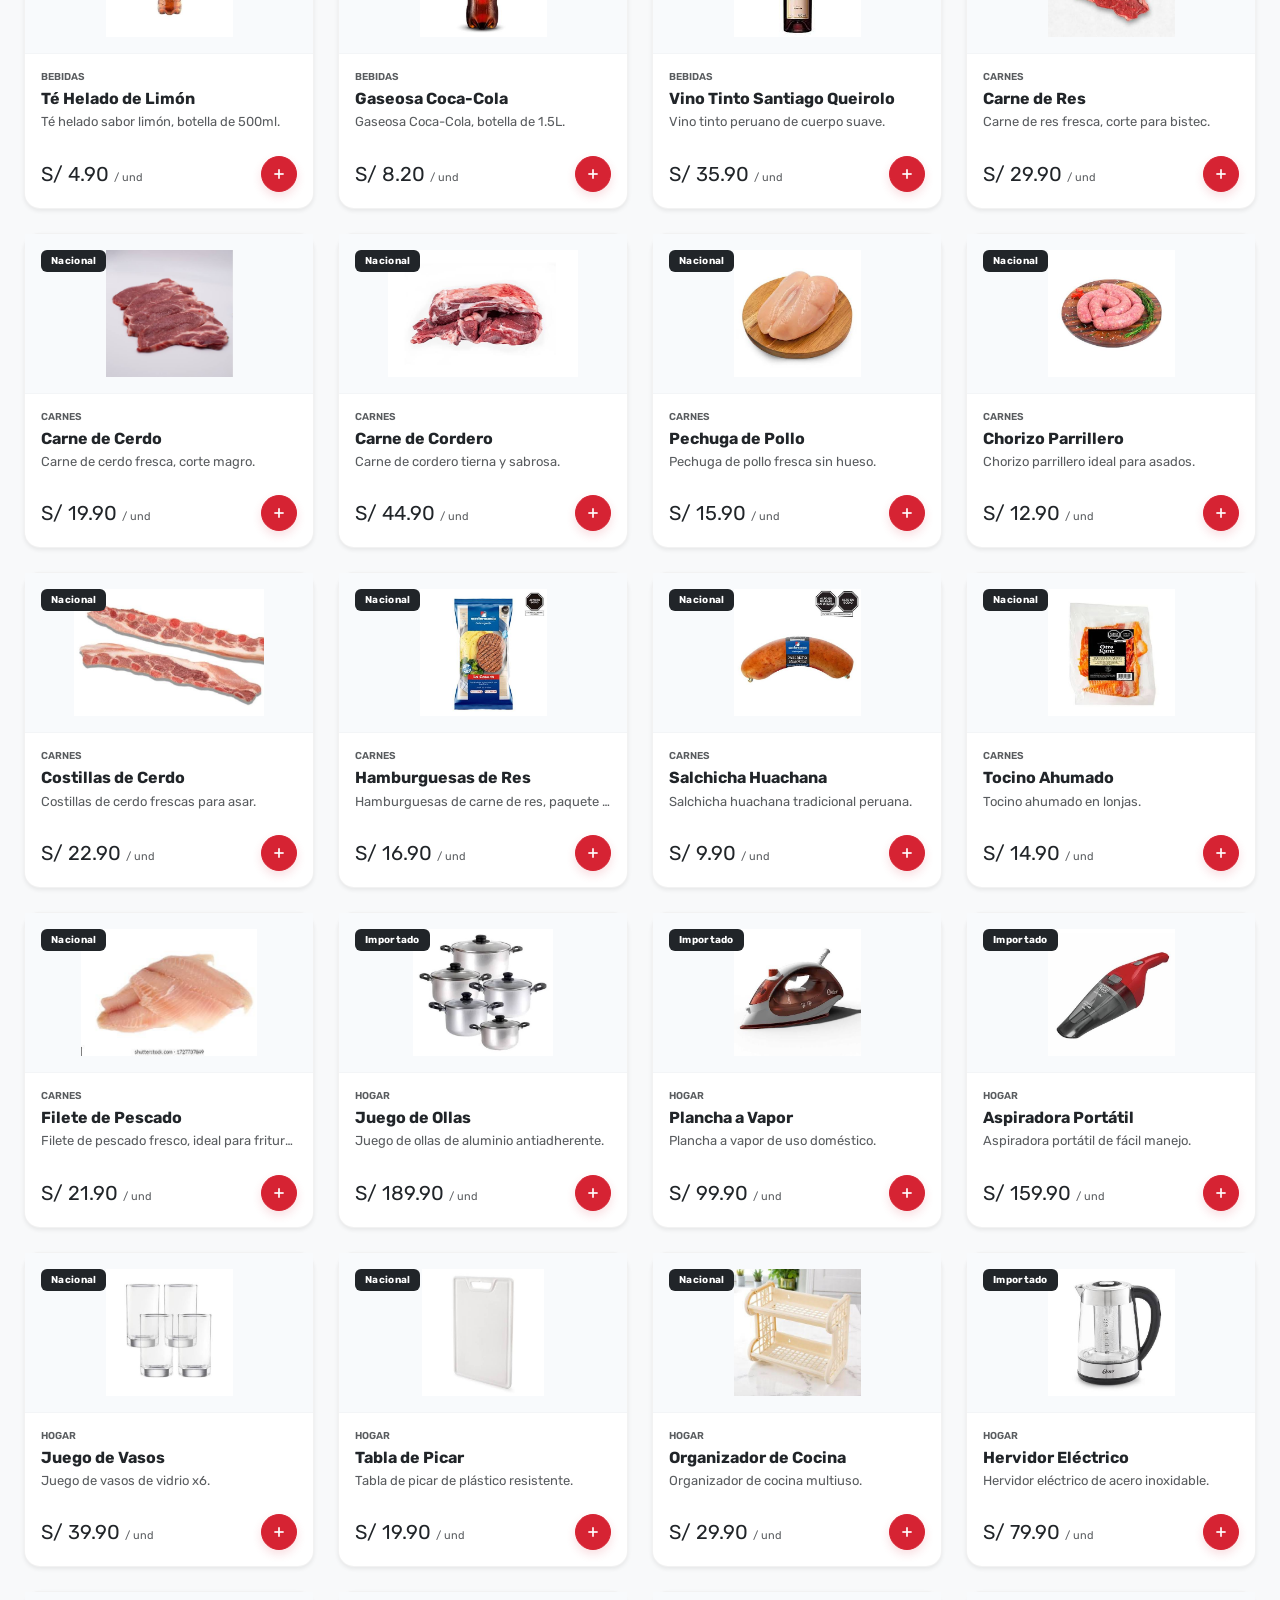
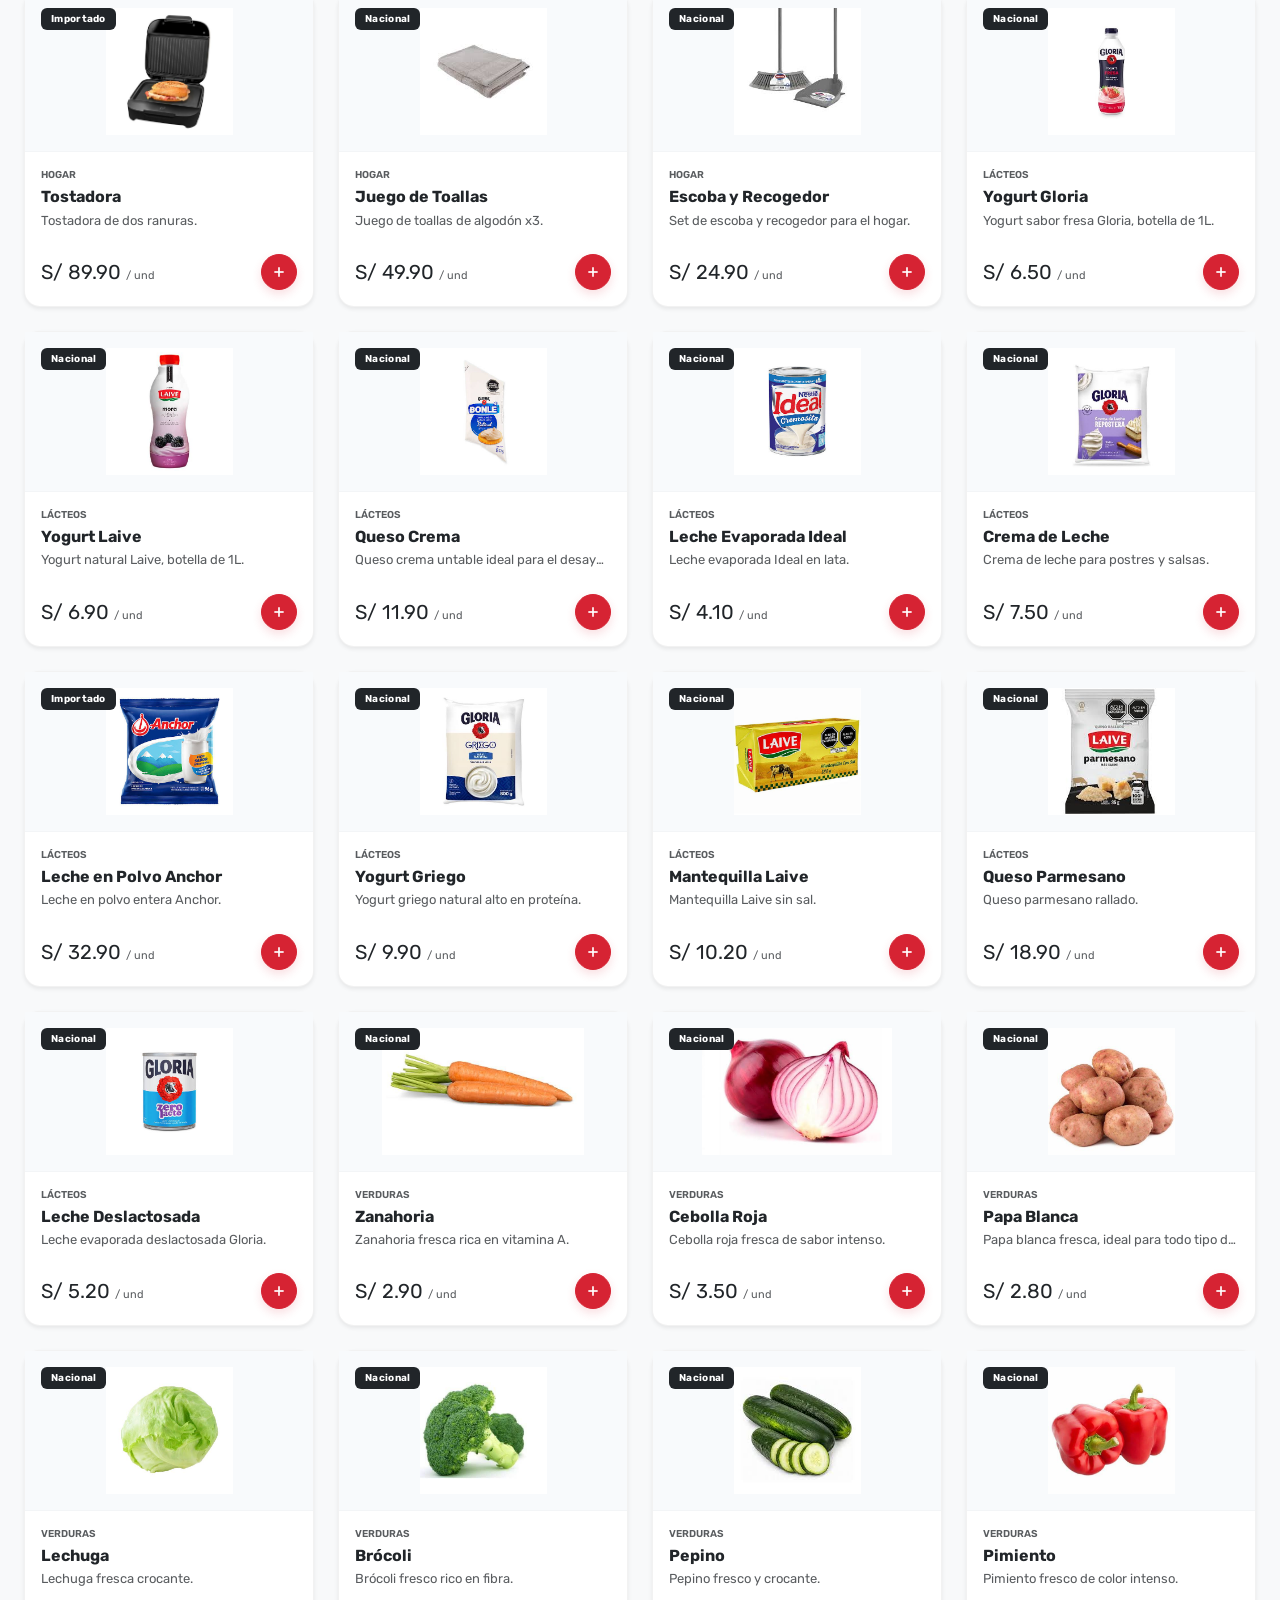
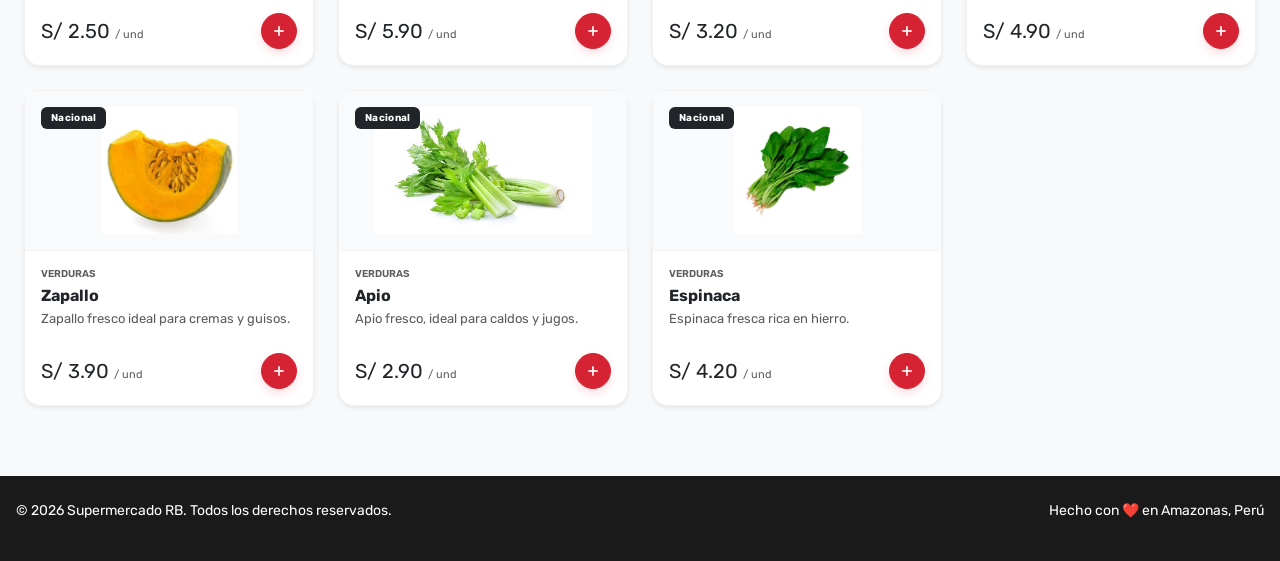
<file: busqueda.html>
<!DOCTYPE html>
<html lang="en">
<head>
    <meta charset="UTF-8">
    <meta name="viewport" content="width=device-width, initial-scale=1.0">
    <title>Supermercado RB-Busqueda</title>
    <link rel="preconnect" href="https://fonts.googleapis.com">
    <link rel="preconnect" href="https://fonts.gstatic.com" crossorigin>
    <link href="https://fonts.googleapis.com/css2?family=Rubik:ital,wght@0,300..900;1,300..900&display=swap" rel="stylesheet">
    <link href="https://cdn.jsdelivr.net/npm/bootstrap@5.3.2/dist/css/bootstrap.min.css" rel="stylesheet">
    <link rel="stylesheet" href="Estilos/styles.css">
</head>
<body>
    
<header class="navbar navbar-expand-lg custom-header">
    <div class="container-fluid header-container">
        <div class="row align-items-center header-row">
            
            <!-- LOGO: En celulares y tablets grandes toma 6 columnas -->
            <div class="col-6 col-lg-2 d-flex align-items-center">
                <a href="index.html" class="navbar-brand brand-wrap" title="RB MARKET">
                    <img src="/Estilos/img/img_categorias/LogoRB.png" alt="RB Market Logo" class="custom-logo-img img-fluid">
                    <span class="brand-subtext">SUPERMERCADO</span>
                </a>
            </div>

            <!-- MENÚ PARA PC: Le agregamos d-lg-block para que en menos de 992px NO ocupe espacio físico -->
            <div class="col-lg-2 order-lg-2 d-none d-lg-flex align-items-center justify-content-start">
                <button class="custom-toggle-btn d-none d-lg-inline-flex align-items-center gap-2" type="button" data-bs-toggle="offcanvas" data-bs-target="#menu-lateral" aria-controls="menu-lateral" title="Explorar Categorías">
                    <svg width="22" height="22" viewBox="0 0 24 24" fill="none" xmlns="http://www.w3.org/2000/svg">
                        <path d="M4 6H20M4 12H20M4 18H20" stroke="#1a1a1a" stroke-width="2.5" stroke-linecap="round" stroke-linejoin="round"/>
                    </svg>
                    <span class="d-none d-lg-inline menu-text">Menú</span>
                </button>
            </div>
            <div class="col-12 col-lg-4 order-4 order-lg-3 mt-2 mt-lg-0">
                <div class="d-flex align-items-center gap-2">
                    
                    <button class="custom-toggle-btn d-lg-none d-flex align-items-center justify-content-center border rounded-circle p-0" 
                            type="button" 
                            data-bs-toggle="offcanvas" 
                            data-bs-target="#menu-lateral" 
                            aria-controls="menu-lateral" 
                            title="Explorar Categorías">
                        <svg width="22" height="22" viewBox="0 0 24 24" fill="none" xmlns="http://www.w3.org/2000/svg">
                            <path d="M4 6H20M4 12H20M4 18H20" stroke="#1a1a1a" stroke-width="2.5" stroke-linecap="round" stroke-linejoin="round"/>
                        </svg>
                    </button>

                    <form class="search-form-wrap flex-grow-1 m-0" action="busqueda.html" method="GET">
                        <div class="input-group custom-search-group">
                            <input type="text" name="q" class="form-control custom-search-input" placeholder="Buscar en RB Market..." style="height: 42px;">
                            <button type="submit" class="search-btn" style="height: 42px;">
                                <svg width="16" height="16" viewBox="0 0 24 24" fill="none" stroke="currentColor" stroke-width="2" stroke-linecap="round" stroke-linejoin="round">
                                    <circle cx="11" cy="11" r="8"></circle>
                                    <line x1="21" y1="21" x2="16.65" y2="16.65"></line>
                                </svg>
                            </button>
                        </div>
                    </form>
                </div>
            </div>
            <div class="col-6 col-lg-4 order-3 order-lg-4 d-flex align-items-center justify-content-end gap-2 gap-xl-4">
                <!--  Agregamos id="btn-navegacion-login" y lo envolvemos en un enlace para ir a login.html -->
                <a href="login.html" id="btn-navegacion-login" class="text-decoration-none text-dark d-none d-lg-flex align-items-center gap-1 header-action-item">
                    <div class="d-flex flex-column lh-sm">
                        <span class="login-greeting">Hola,</span>
                        <span class="login-text">Inicia sesión</span>
                    </div>
                    <!-- Tu flechita SVG -->
                    <svg width="16" height="16" viewBox="0 0 24 24" fill="none" stroke="currentColor" stroke-width="2"><path d="m6 9 6 6 6-6"/></svg>
                </a>
                <div class="d-none d-lg-block header-divider header-action-item">
                    <a href="#" class="header-link">
                        <span class="fw-bold small">Mis</span>
                        <span class="fw-bold small">compras</span>
                    </a>
                </div>
                <div class="d-none d-lg-block border-start ps-3 text-muted header-action-item">
                    <button class="btn favorite-btn">
                        <svg width="22" height="22" viewBox="0 0 24 24" fill="none" stroke="currentColor" stroke-width="2" stroke-linecap="round" stroke-linejoin="round">
                            <path d="M19 14c1.49-1.46 3-3.21 3-5.5A5.5 5.5 0 0 0 16.5 3c-1.76 0-3 .5-4.5 2-1.5-1.5-2.74-2-4.5-2A5.5 5.5 0 0 0 2 8.5c0 2.3 1.5 4.05 3 5.5l7 7Z"/>
                        </svg>
                    </button>
                </div>
                <div class="border-start-lg ps-lg-3">
                    <button class="btn custom-cart-btn position-relative" type="button" data-bs-toggle="offcanvas" data-bs-target="#carrito-lateral" aria-controls="carrito-lateral">
                        <svg width="26" height="26" viewBox="0 0 24 24" fill="none" stroke="currentColor" stroke-width="2" stroke-linecap="round" stroke-linejoin="round" class="text-dark">
                            <circle cx="9" cy="21" r="1"></circle>
                            <circle cx="20" cy="21" r="1"></circle>
                            <path d="M1 1h4l2.68 13.39a2 2 0 0 0 2 1.61h9.72a2 2 0 0 0 2-1.61L23 6H6"></path>
                        </svg>
                        <span class="badge cart-badge position-absolute top-0 start-100 translate-middle">0</span>
                    </button>
                </div>
            </div>
        </div>
        <div class="w-100 d-flex justify-content-between align-items-center default-layout-subbar mt-2">
            <div class="subbar-item">
                <svg width="16" height="16" viewBox="0 0 24 24" fill="none" stroke="currentColor" stroke-width="2" stroke-linecap="round" stroke-linejoin="round">
                    <path d="M20 10c0 6-8 12-8 12s-8-6-8-12a8 8 0 0 1 16 0Z"></path>
                    <circle cx="12" cy="10" r="3"></circle>
                </svg>
                <span class="fw-medium">Ingresa tu ubicación</span>
            </div>
            <div class="subbar-item subbar-clickable">
                <span>Ayuda</span>
                <svg width="14" height="14" viewBox="0 0 24 24" fill="none" stroke="currentColor" stroke-width="2"><path d="m6 9 6 6 6-6"/></svg>
            </div>
        </div>
    </div>
</header>

<div class="offcanvas offcanvas-start custom-offcanvas" tabindex="-1" id="menu-lateral" aria-labelledby="menu-lateral-label">   
    <div class="offcanvas-header custom-offcanvas-header">
        <div class="canvas-brand" id="menu-lateral-label">
            <span class="canvas-brand-text">RB<span class="canvas-brand-highlight">MARKET</span></span>
            <small class="canvas-brand-subtext">EXPERIENCIA SELECTA</small>
        </div>
        <button type="button" class="btn-close text-reset" data-bs-dismiss="offcanvas" aria-label="Cerrar menú"></button>
    </div>
    <div class="offcanvas-body p-0 d-flex flex-column justify-content-between">
        <div class="p-4">
            <p class="text-uppercase text-muted fw-bold tracking-wider mb-3 header-seccion-menu">Explorar Categorías</p>
            <div class="list-group list-group-flush rounded-3 overflow-hidden custom-menu-list">
                <a href="" class="list-group-item list-group-item-action py-3 px-4 d-flex align-items-center justify-content-between text-dark fw-medium">
                    <div class="d-flex align-items-center gap-3">
                        <span>Frutas Orgánicas</span>
                    </div>
                    <svg width="12" height="12" viewBox="0 0 24 24" fill="none" stroke="currentColor" stroke-width="2.5" stroke-linecap="round" stroke-linejoin="round" class="text-muted arrow-icon"><path d="M9 18l6-6-6-6"/></svg>
                </a>
                <a href=" categoria.html?cat=L%C3%A1cteos" class="list-group-item list-group-item-action py-3 px-4 d-flex align-items-center justify-content-between text-dark fw-medium">
                    <div class="d-flex align-items-center gap-3">
                        <span>Lácteos y Derivados Frescos</span>
                    </div>
                    <svg width="12" height="12" viewBox="0 0 24 24" fill="none" stroke="currentColor" stroke-width="2.5" stroke-linecap="round" stroke-linejoin="round" class="text-muted arrow-icon"><path d="M9 18l6-6-6-6"/></svg>
                </a>
                <a href="categoria.html?cat=Carnes" class="list-group-item list-group-item-action py-3 px-4 d-flex align-items-center justify-content-between text-dark fw-medium">
                    <div class="d-flex align-items-center gap-3">
                        <span>Carnes y Cortes Selectos</span>
                    </div>
                    <svg width="12" height="12" viewBox="0 0 24 24" fill="none" stroke="currentColor" stroke-width="2.5" stroke-linecap="round" stroke-linejoin="round" class="text-muted arrow-icon"><path d="M9 18l6-6-6-6"/></svg>
                </a>
                <a href="categoria.html?cat=Despensa" class="list-group-item list-group-item-action py-3 px-4 d-flex align-items-center justify-content-between text-dark fw-medium">
                    <div class="d-flex align-items-center gap-3">
                        <span>Despensa y Especialidades Gourmet</span>
                    </div>
                    <svg width="12" height="12" viewBox="0 0 24 24" fill="none" stroke="currentColor" stroke-width="2.5" stroke-linecap="round" stroke-linejoin="round" class="text-muted arrow-icon"><path d="M9 18l6-6-6-6"/></svg>
                </a>
                <a href="categoria.html?cat=Bebidas" class="list-group-item list-group-item-action py-3 px-4 d-flex align-items-center justify-content-between text-dark fw-medium">
                    <div class="d-flex align-items-center gap-3">
                        <span>Bebidas y Cavas Selectas</span>
                    </div>
                    <svg width="12" height="12" viewBox="0 0 24 24" fill="none" stroke="currentColor" stroke-width="2.5" stroke-linecap="round" stroke-linejoin="round" class="text-muted arrow-icon"><path d="M9 18l6-6-6-6"/></svg>
                </a>
            </div>
        </div>      
        <div class="p-4 bg-light border-top w-100">
            <p class="text-uppercase text-muted fw-bold tracking-wider mb-2 header-seccion-menu">Atención Personalizada</p>
            <a href="https://wa.me/tuNumeroDeSoporte" target="_blank" class="d-flex align-items-center gap-2 text-decoration-none hover-soporte">
                <span class="badge bg-success-subtle text-success border border-success-subtle px-2 py-1 rounded fw-bold style-badge-text">LÍNEA DIRECTA</span>
                <small class="text-secondary fw-semibold">Soporte Premium</small>
            </a>
        </div>
    </div>
</div>

<div class="offcanvas offcanvas-end border-0 cart-offcanvas" tabindex="-1" id="carrito-lateral" aria-labelledby="carrito-lateral-label">
    
    <div class="offcanvas-header border-bottom py-4 px-4 d-flex align-items-center justify-content-between bg-white">
        <div class="d-flex flex-column" id="carrito-lateral-label">
            <span class="fs-4 fw-black text-dark tracking-tight canvas-brand-text">Mi<span class="text-success fw-light">Orden</span></span>
            <small class="text-muted canvas-brand-subtext tracking-wider text-uppercase" style="font-size: 10px;">Resumen de Compra</small>
        </div>
        <button type="button" class="btn-close-custom" data-bs-dismiss="offcanvas" aria-label="Cerrar carrito">
            <svg width="20" height="20" viewBox="0 0 24 24" fill="none" stroke="currentColor" stroke-width="2" stroke-linecap="round" stroke-linejoin="round"><line x1="18" y1="6" x2="6" y2="18"></line><line x1="6" y1="6" x2="18" y2="18"></line></svg>
        </button>
    </div>

    <div class="offcanvas-body p-4 cart-offcanvas-body">
        <div id="carrito-items" class="d-flex flex-column gap-3">
            </div>
    </div>

    <div class="cart-offcanvas-footer p-4 bg-white border-top">
        <div class="d-flex justify-content-between align-items-center mb-2">
            <span class="text-muted fw-medium">Subtotal</span>
            <strong id="carrito-subtotal" class="text-dark fw-semibold">S/ 0.00</strong>
        </div>

        <div class="d-flex justify-content-between align-items-center mb-4">
            <span class="text-dark fw-bold fs-5">Total Estimado</span>
            <strong id="carrito-total" class="text-success fw-black fs-4">S/ 0.00</strong>
        </div>

        <button class="btn btn-success btn-lg w-100 py-3 rounded-pill fw-bold text-uppercase tracking-wide shadow-sm custom-checkout-btn" id="btn-pagar">
            Proceder al Pago
        </button>
    </div>
</div>

<main class="seccion-contenedor container px-4 my-5">
    <div class="mb-4">
        <h2 id="titulo-busqueda" class="fs-3 fw-black text-dark premium-category-title">
            Resultados de búsqueda
        </h2>
    </div>
    <div class="row row-cols-2 row-cols-md-4 g-4" id="catalogo-resultados">
    </div>
</main>

<footer class="pie-pagina">
    <p>© 2026 Supermercado RB. Todos los derechos reservados.</p>
    <p>Hecho con ❤️ en Amazonas, Perú</p>
</footer>

    <script src="https://cdn.jsdelivr.net/npm/bootstrap@5.3.2/dist/js/bootstrap.bundle.min.js"></script>
    <script src="/js/productos.js"></script>
    <script src="/js/script.js"></script>

</body>
</html>
</file>
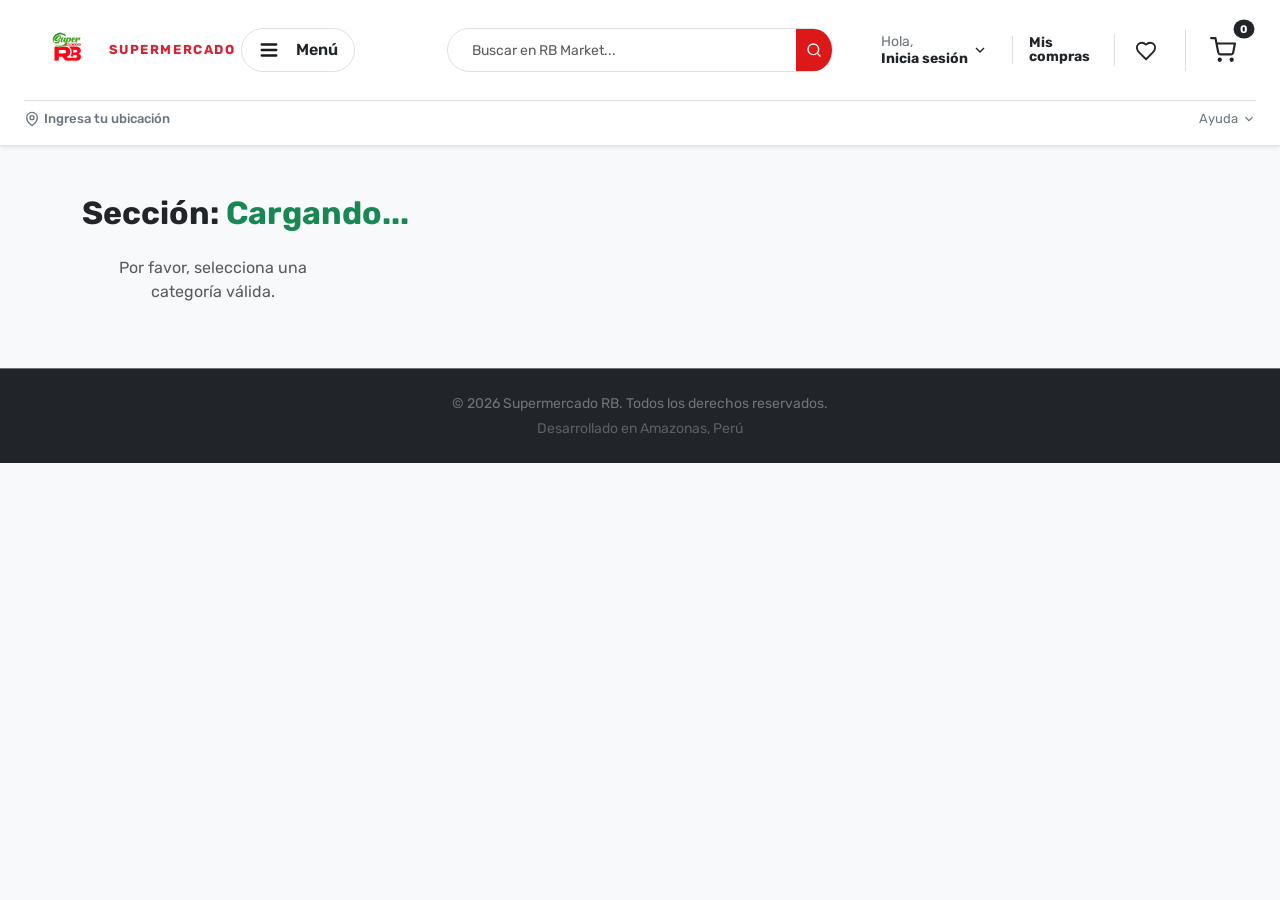
<file: categoria.html>
<!DOCTYPE html>
<html lang="es">
<head>
    <meta charset="UTF-8">
    <meta name="viewport" content="width=device-width, initial-scale=1.0">
    <title>Cargando Categoría... - Supermercado RB</title>
    <link rel="preconnect" href="https://fonts.googleapis.com">
    <link rel="preconnect" href="https://fonts.gstatic.com" crossorigin>
    <link href="https://fonts.googleapis.com/css2?family=Rubik:ital,wght@0,300..900;1,300..900&display=swap" rel="stylesheet">
    <link href="https://cdn.jsdelivr.net/npm/bootstrap@5.3.2/dist/css/bootstrap.min.css" rel="stylesheet">
    <link rel="stylesheet" href="/Estilos/styles.css">
</head>
<body>

<header class="navbar navbar-expand-lg custom-header">
    <div class="container-fluid header-container">
        <div class="row align-items-center header-row">
            
            <!-- LOGO: En celulares y tablets grandes toma 6 columnas -->
            <div class="col-6 col-lg-2 d-flex align-items-center">
                <a href="index.html" class="navbar-brand brand-wrap" title="RB MARKET">
                    <img src="/Estilos/img/img_categorias/LogoRB.png" alt="RB Market Logo" class="custom-logo-img img-fluid">
                    <span class="brand-subtext">SUPERMERCADO</span>
                </a>
            </div>

            <!-- MENÚ PARA PC: Le agregamos d-lg-block para que en menos de 992px NO ocupe espacio físico -->
            <div class="col-lg-2 order-lg-2 d-none d-lg-flex align-items-center justify-content-start">
                <button class="custom-toggle-btn d-none d-lg-inline-flex align-items-center gap-2" type="button" data-bs-toggle="offcanvas" data-bs-target="#menu-lateral" aria-controls="menu-lateral" title="Explorar Categorías">
                    <svg width="22" height="22" viewBox="0 0 24 24" fill="none" xmlns="http://www.w3.org/2000/svg">
                        <path d="M4 6H20M4 12H20M4 18H20" stroke="#1a1a1a" stroke-width="2.5" stroke-linecap="round" stroke-linejoin="round"/>
                    </svg>
                    <span class="d-none d-lg-inline menu-text">Menú</span>
                </button>
            </div>
            <div class="col-12 col-lg-4 order-4 order-lg-3 mt-2 mt-lg-0">
                <div class="d-flex align-items-center gap-2">
                    
                    <button class="custom-toggle-btn d-lg-none d-flex align-items-center justify-content-center border rounded-circle p-0" 
                            type="button" 
                            data-bs-toggle="offcanvas" 
                            data-bs-target="#menu-lateral" 
                            aria-controls="menu-lateral" 
                            title="Explorar Categorías">
                        <svg width="22" height="22" viewBox="0 0 24 24" fill="none" xmlns="http://www.w3.org/2000/svg">
                            <path d="M4 6H20M4 12H20M4 18H20" stroke="#1a1a1a" stroke-width="2.5" stroke-linecap="round" stroke-linejoin="round"/>
                        </svg>
                    </button>

                    <form class="search-form-wrap flex-grow-1 m-0" action="busqueda.html" method="GET">
                        <div class="input-group custom-search-group">
                            <input type="text" name="q" class="form-control custom-search-input" placeholder="Buscar en RB Market..." style="height: 42px;">
                            <button type="submit" class="search-btn" style="height: 42px;">
                                <svg width="16" height="16" viewBox="0 0 24 24" fill="none" stroke="currentColor" stroke-width="2" stroke-linecap="round" stroke-linejoin="round">
                                    <circle cx="11" cy="11" r="8"></circle>
                                    <line x1="21" y1="21" x2="16.65" y2="16.65"></line>
                                </svg>
                            </button>
                        </div>
                    </form>
                </div>
            </div>
            <div class="col-6 col-lg-4 order-3 order-lg-4 d-flex align-items-center justify-content-end gap-2 gap-xl-4">
                <!--  Agregamos id="btn-navegacion-login" y lo envolvemos en un enlace para ir a login.html -->
                <a href="login.html" id="btn-navegacion-login" class="text-decoration-none text-dark d-none d-lg-flex align-items-center gap-1 header-action-item">
                    <div class="d-flex flex-column lh-sm">
                        <span class="login-greeting">Hola,</span>
                        <span class="login-text">Inicia sesión</span>
                    </div>
                    <!-- Tu flechita SVG -->
                    <svg width="16" height="16" viewBox="0 0 24 24" fill="none" stroke="currentColor" stroke-width="2"><path d="m6 9 6 6 6-6"/></svg>
                </a>
                <div class="d-none d-lg-block header-divider header-action-item">
                    <a href="#" class="header-link">
                        <span class="fw-bold small">Mis</span>
                        <span class="fw-bold small">compras</span>
                    </a>
                </div>
                <div class="d-none d-lg-block border-start ps-3 text-muted header-action-item">
                    <button class="btn favorite-btn">
                        <svg width="22" height="22" viewBox="0 0 24 24" fill="none" stroke="currentColor" stroke-width="2" stroke-linecap="round" stroke-linejoin="round">
                            <path d="M19 14c1.49-1.46 3-3.21 3-5.5A5.5 5.5 0 0 0 16.5 3c-1.76 0-3 .5-4.5 2-1.5-1.5-2.74-2-4.5-2A5.5 5.5 0 0 0 2 8.5c0 2.3 1.5 4.05 3 5.5l7 7Z"/>
                        </svg>
                    </button>
                </div>
                <div class="border-start-lg ps-lg-3">
                    <button class="btn custom-cart-btn position-relative" type="button" data-bs-toggle="offcanvas" data-bs-target="#carrito-lateral" aria-controls="carrito-lateral">
                        <svg width="26" height="26" viewBox="0 0 24 24" fill="none" stroke="currentColor" stroke-width="2" stroke-linecap="round" stroke-linejoin="round" class="text-dark">
                            <circle cx="9" cy="21" r="1"></circle>
                            <circle cx="20" cy="21" r="1"></circle>
                            <path d="M1 1h4l2.68 13.39a2 2 0 0 0 2 1.61h9.72a2 2 0 0 0 2-1.61L23 6H6"></path>
                        </svg>
                        <span class="badge cart-badge position-absolute top-0 start-100 translate-middle">0</span>
                    </button>
                </div>
            </div>
        </div>
        <div class="w-100 d-flex justify-content-between align-items-center default-layout-subbar mt-2">
            <div class="subbar-item">
                <svg width="16" height="16" viewBox="0 0 24 24" fill="none" stroke="currentColor" stroke-width="2" stroke-linecap="round" stroke-linejoin="round">
                    <path d="M20 10c0 6-8 12-8 12s-8-6-8-12a8 8 0 0 1 16 0Z"></path>
                    <circle cx="12" cy="10" r="3"></circle>
                </svg>
                <span class="fw-medium">Ingresa tu ubicación</span>
            </div>
            <div class="subbar-item subbar-clickable">
                <span>Ayuda</span>
                <svg width="14" height="14" viewBox="0 0 24 24" fill="none" stroke="currentColor" stroke-width="2"><path d="m6 9 6 6 6-6"/></svg>
            </div>
        </div>
    </div>
</header>

<div class="offcanvas offcanvas-start custom-offcanvas" tabindex="-1" id="menu-lateral" aria-labelledby="menu-lateral-label">   
    <div class="offcanvas-header custom-offcanvas-header">
        <div class="canvas-brand" id="menu-lateral-label">
            <span class="canvas-brand-text">RB<span class="canvas-brand-highlight">MARKET</span></span>
            <small class="canvas-brand-subtext">EXPERIENCIA SELECTA</small>
        </div>
        <button type="button" class="btn-close text-reset" data-bs-dismiss="offcanvas" aria-label="Cerrar menú"></button>
    </div>
    <div class="offcanvas-body p-0 d-flex flex-column justify-content-between">
        <div class="p-4">
            <p class="text-uppercase text-muted fw-bold tracking-wider mb-3 header-seccion-menu">Explorar Categorías</p>
            <div class="list-group list-group-flush rounded-3 overflow-hidden custom-menu-list">
                <a class="nav-link" href="categoria.html?cat=Frutas" class="list-group-item list-group-item-action py-3 px-4 d-flex align-items-center justify-content-between text-dark fw-medium">
                    <div class="d-flex align-items-center gap-3">
                        <span>Frutas Orgánicas</span>
                    </div>
                    <svg width="12" height="12" viewBox="0 0 24 24" fill="none" stroke="currentColor" stroke-width="2.5" stroke-linecap="round" stroke-linejoin="round" class="text-muted arrow-icon"><path d="M9 18l6-6-6-6"/></svg>
                </a>
                <a class="nav-link" href="categoria.html?cat=Lácteos" class="list-group-item list-group-item-action py-3 px-4 d-flex align-items-center justify-content-between text-dark fw-medium">
                    <div class="d-flex align-items-center gap-3">
                        <span>Lácteos y Derivados Frescos</span>
                    </div>
                    <svg width="12" height="12" viewBox="0 0 24 24" fill="none" stroke="currentColor" stroke-width="2.5" stroke-linecap="round" stroke-linejoin="round" class="text-muted arrow-icon"><path d="M9 18l6-6-6-6"/></svg>
                </a>
                <a class="nav-link" href="categoria.html?cat=Carnes" class="list-group-item list-group-item-action py-3 px-4 d-flex align-items-center justify-content-between text-dark fw-medium">
                    <div class="d-flex align-items-center gap-3">
                        <span>Carnes y Cortes Selectos</span>
                    </div>
                    <svg width="12" height="12" viewBox="0 0 24 24" fill="none" stroke="currentColor" stroke-width="2.5" stroke-linecap="round" stroke-linejoin="round" class="text-muted arrow-icon"><path d="M9 18l6-6-6-6"/></svg>
                </a>
                <a class="nav-link" href="categoria.html?cat=Despensa" class="list-group-item list-group-item-action py-3 px-4 d-flex align-items-center justify-content-between text-dark fw-medium">
                    <div class="d-flex align-items-center gap-3">
                        <span>Despensa y Especialidades Gourmet</span>
                    </div>
                    <svg width="12" height="12" viewBox="0 0 24 24" fill="none" stroke="currentColor" stroke-width="2.5" stroke-linecap="round" stroke-linejoin="round" class="text-muted arrow-icon"><path d="M9 18l6-6-6-6"/></svg>
                </a>
                <a class="nav-link" href="categoria.html?cat=Bebidas" class="list-group-item list-group-item-action py-3 px-4 d-flex align-items-center justify-content-between text-dark fw-medium">
                    <div class="d-flex align-items-center gap-3">
                        <span>Bebidas y Cavas Selectas</span>
                    </div>
                    <svg width="12" height="12" viewBox="0 0 24 24" fill="none" stroke="currentColor" stroke-width="2.5" stroke-linecap="round" stroke-linejoin="round" class="text-muted arrow-icon"><path d="M9 18l6-6-6-6"/></svg>
                </a>
            </div>
        </div>      
        <div class="p-4 bg-light border-top w-100">
            <p class="text-uppercase text-muted fw-bold tracking-wider mb-2 header-seccion-menu">Atención Personalizada</p>
            <a href="https://wa.me/tuNumeroDeSoporte" target="_blank" class="d-flex align-items-center gap-2 text-decoration-none hover-soporte">
                <span class="badge bg-success-subtle text-success border border-success-subtle px-2 py-1 rounded fw-bold style-badge-text">LÍNEA DIRECTA</span>
                <small class="text-secondary fw-semibold">Soporte Premium</small>
            </a>
        </div>
    </div>
</div>

<div class="offcanvas offcanvas-end border-0 cart-offcanvas" tabindex="-1" id="carrito-lateral" aria-labelledby="carrito-lateral-label">
    
    <div class="offcanvas-header border-bottom py-4 px-4 d-flex align-items-center justify-content-between bg-white">
        <div class="d-flex flex-column" id="carrito-lateral-label">
            <span class="fs-4 fw-black text-dark tracking-tight canvas-brand-text">Mi<span class="text-success fw-light">Orden</span></span>
            <small class="text-muted canvas-brand-subtext tracking-wider text-uppercase" style="font-size: 10px;">Resumen de Compra</small>
        </div>
        <button type="button" class="btn-close-custom" data-bs-dismiss="offcanvas" aria-label="Cerrar carrito">
            <svg width="20" height="20" viewBox="0 0 24 24" fill="none" stroke="currentColor" stroke-width="2" stroke-linecap="round" stroke-linejoin="round"><line x1="18" y1="6" x2="6" y2="18"></line><line x1="6" y1="6" x2="18" y2="18"></line></svg>
        </button>
    </div>

    <div class="offcanvas-body p-4 cart-offcanvas-body">
        <div id="carrito-items" class="d-flex flex-column gap-3">
            </div>
    </div>

    <div class="cart-offcanvas-footer p-4 bg-white border-top">
        <div class="d-flex justify-content-between align-items-center mb-2">
            <span class="text-muted fw-medium">Subtotal</span>
            <strong id="carrito-subtotal" class="text-dark fw-semibold">S/ 0.00</strong>
        </div>

        <div class="d-flex justify-content-between align-items-center mb-4">
            <span class="text-dark fw-bold fs-5">Total Estimado</span>
            <strong id="carrito-total" class="text-success fw-black fs-4">S/ 0.00</strong>
        </div>

        <button class="btn btn-success btn-lg w-100 py-3 rounded-pill fw-bold text-uppercase tracking-wide shadow-sm custom-checkout-btn" id="btn-pagar">
            Proceder al Pago
        </button>
    </div>
</div>

    <main class="container my-5">
        <h2 class="mb-4 fw-bold">Sección: <span id="nombre-categoria-dinamica" class="text-success">Cargando...</span></h2>
        
        <div class="row row-cols-1 row-cols-md-2 row-cols-lg-4 g-4" id="catalogo-categoria-dinamica">
        </div>
    </main>


<footer class="bg-dark text-white border-top border-secondary py-4 mt-5">
    <div class="container px-4 text-center">
        <p class="small text-secondary m-0 mb-1">&copy; 2026 Supermercado RB. Todos los derechos reservados.</p>
        <p class="small text-secondary m-0 opacity-75">Desarrollado en Amazonas, Perú</p>
    </div>
</footer>


    <script src="/js/productos.js"></script> 
    <script src="https://cdn.jsdelivr.net/npm/bootstrap@5.3.0/dist/js/bootstrap.bundle.min.js"></script>
    <script src="/js/script.js"></script>
</body>
</html>
</file>
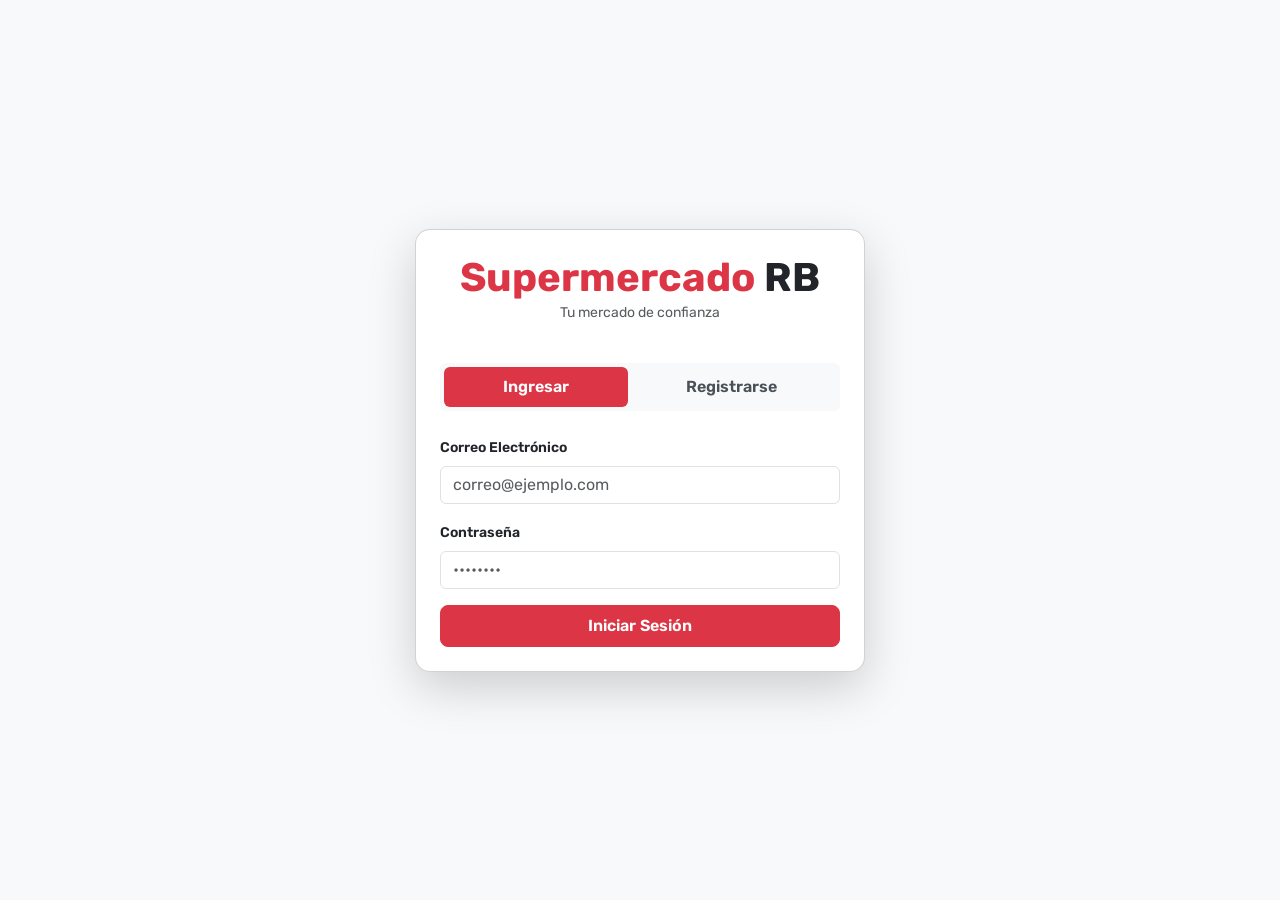
<file: login.html>
<!DOCTYPE html>
<html lang="es">
<head>
    <meta charset="UTF-8">
    <meta name="viewport" content="width=device-width, initial-scale=1.0">
    <title>Acceso - Supermercado RB</title>
    <link rel="preconnect" href="https://fonts.googleapis.com">
    <link rel="preconnect" href="https://fonts.gstatic.com" crossorigin>
    <link href="https://fonts.googleapis.com/css2?family=Rubik:ital,wght@0,300..900;1,300..900&display=swap" rel="stylesheet">
    <link href="https://cdn.jsdelivr.net/npm/bootstrap@5.3.2/dist/css/bootstrap.min.css" rel="stylesheet">
    <link rel="stylesheet" href="/Estilos/styles.css">

</head>
<body class="bg-light d-flex align-items-center justify-content-center" style="min-height: 100vh;">

    <div class="card shadow-lg p-4" style="width: 100%; max-width: 450px; border-radius: 15px;">
        <!-- Logo o Nombre del Proyecto -->
        <div class="text-center mb-4">
            <!-- Cambiado a text-danger para el rojo vivo -->
            <h1 class="fw-bold text-danger m-0">Supermercado <span class="text-dark">RB</span></h1>
            <p class="text-muted small">Tu mercado de confianza</p>
        </div>

        <!-- Selector de Pestañas (Tabs) de Bootstrap -->
        <ul class="nav nav-pills nav-fill mb-4 bg-light p-1 rounded" id="authTabs" role="tablist">
            <li class="nav-item" role="presentation">
                <!-- Se eliminó text-success para que use nuestro estilo rojo personalizado -->
                <button class="nav-link active rounded fw-semibold" id="login-tab" data-bs-toggle="pill" data-bs-target="#login-panel" type="button" role="tab">
                    Ingresar
                </button>
            </li>
            <li class="nav-item" role="presentation">
                <button class="nav-link rounded fw-semibold text-muted" id="register-tab" data-bs-toggle="pill" data-bs-target="#register-panel" type="button" role="tab">
                    Registrarse
                </button>
            </li>
        </ul>

        <!-- Contenido de los Formularios -->
        <div class="tab-content" id="authTabsContent">
            
            <!-- FORMULARIO 1: INICIAR SESIÓN -->
            <div class="tab-pane fade show active" id="login-panel" role="tabpanel">
                <form id="form-login">
                    <div class="mb-3">
                        <label class="form-label small fw-semibold">Correo Electrónico</label>
                        <input type="email" class="form-control" id="login-email" required placeholder="correo@ejemplo.com">
                    </div>
                    <div class="mb-3">
                        <label class="form-label small fw-semibold">Contraseña</label>
                        <input type="password" class="form-control" id="login-pass" required placeholder="••••••••">
                    </div>
                    <!-- Cambiado de btn-success a btn-danger para un botón rojo vivo y llamativo -->
                    <button type="submit" class="btn btn-danger w-100 py-2 fw-semibold" style="border-radius: 8px;">Iniciar Sesión</button>
                </form>
            </div>

            <!-- FORMULARIO 2: REGISTRO DE USUARIO -->
            <div class="tab-pane fade" id="register-panel" role="tabpanel">
                <form id="form-registro">
                    <div class="mb-3">
                        <label class="form-label small fw-semibold">Nombre Completo</label>
                        <input type="text" class="form-control" id="reg-nombre" required placeholder="Juan Pérez">
                    </div>
                    <div class="mb-3">
                        <label class="form-label small fw-semibold">Correo Electrónico</label>
                        <input type="email" class="form-control" id="reg-email" required placeholder="correo@ejemplo.com">
                    </div>
                    <div class="mb-3">
                        <label class="form-label small fw-semibold">Contraseña</label>
                        <input type="password" class="form-control" id="reg-pass" required placeholder="Crea una contraseña segura">
                    </div>
                    <div class="form-check mb-4">
                        <input class="form-check-input" type="checkbox" id="reg-terminos" required>
                        <label class="form-check-label small text-muted" for="reg-terminos">
                            Acepto los términos y condiciones de Supermercado RB
                        </label>
                    </div>
                    <button type="submit" class="btn btn-dark w-100 py-2 fw-semibold" style="border-radius: 8px;">Crear mi Cuenta</button>
                </form>
            </div>

        </div>
    </div>

    <!-- Script de Bootstrap -->
    <script src="https://cdn.jsdelivr.net/npm/bootstrap@5.3.0/dist/js/bootstrap.bundle.min.js"></script>
    <!-- Tu JavaScript para manejar la lógica -->
    <script src="/js/login.js"></script>
</body>
</html>
</file>
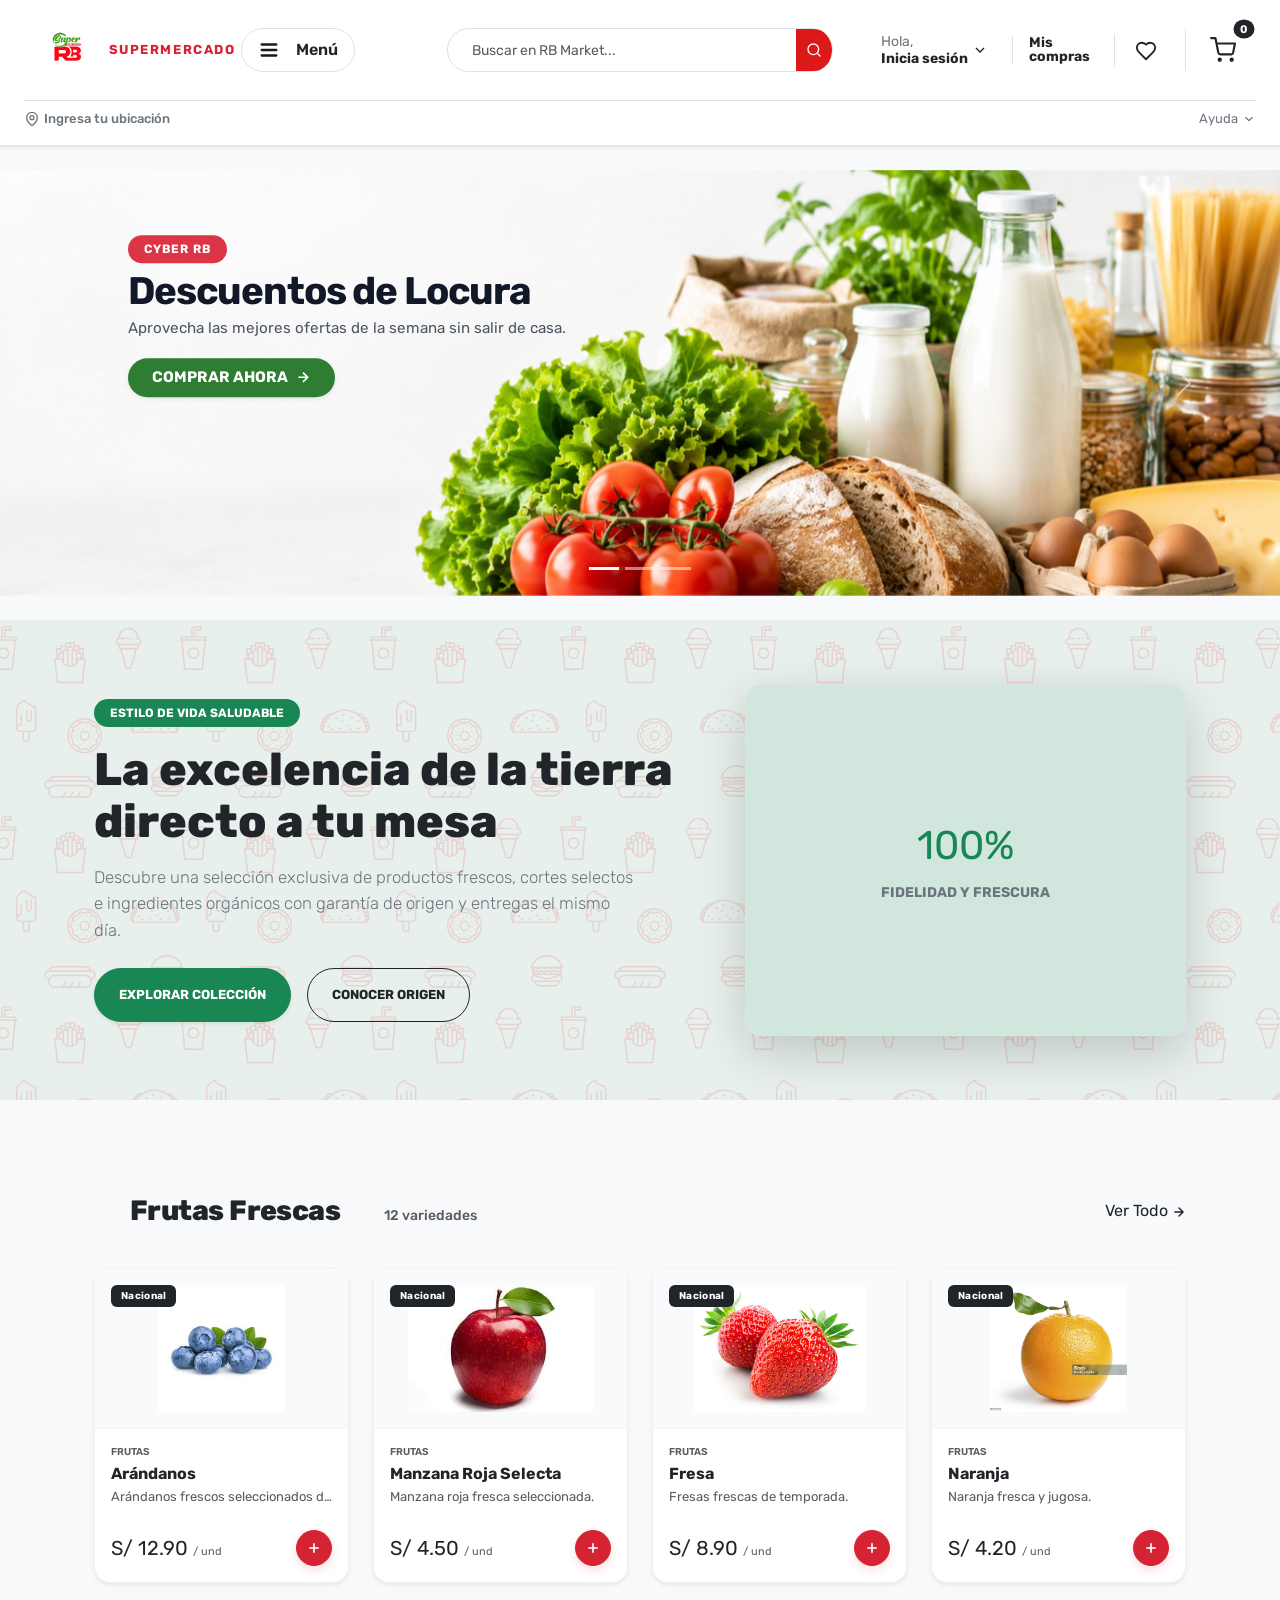
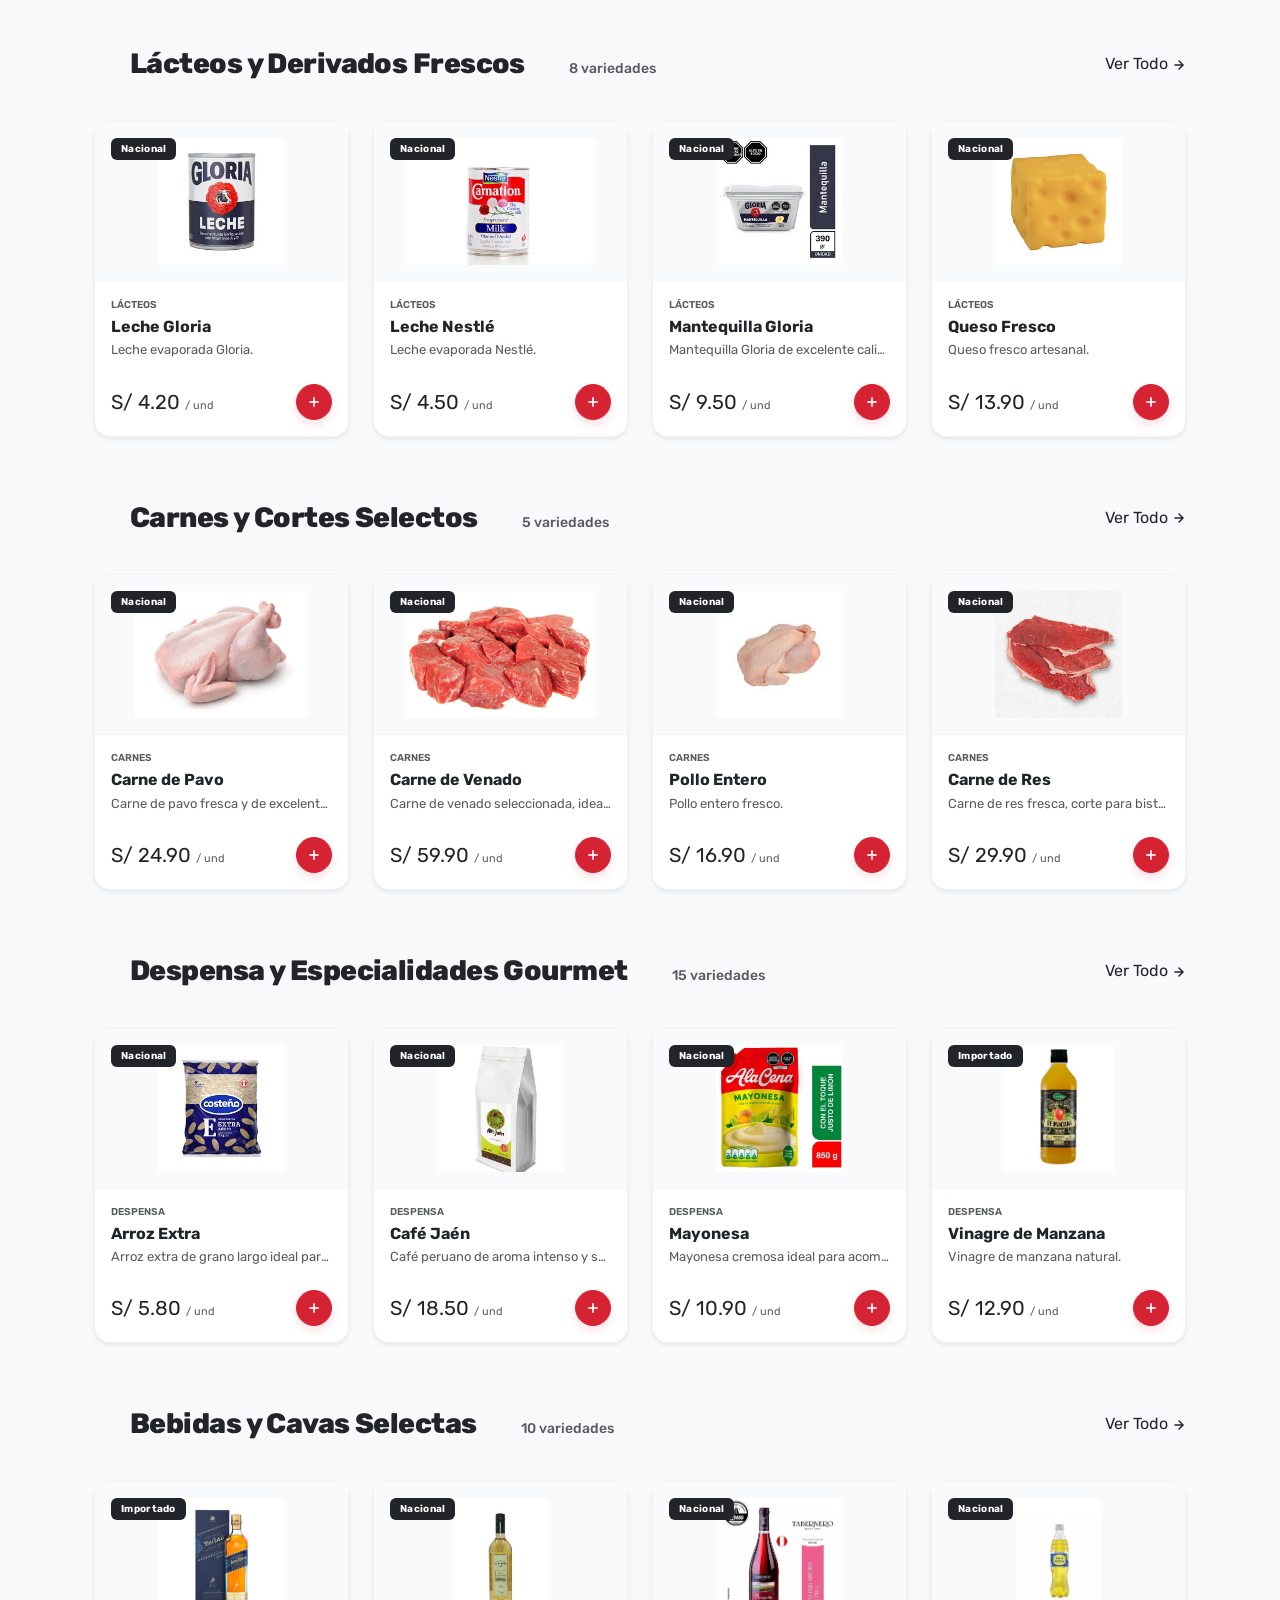
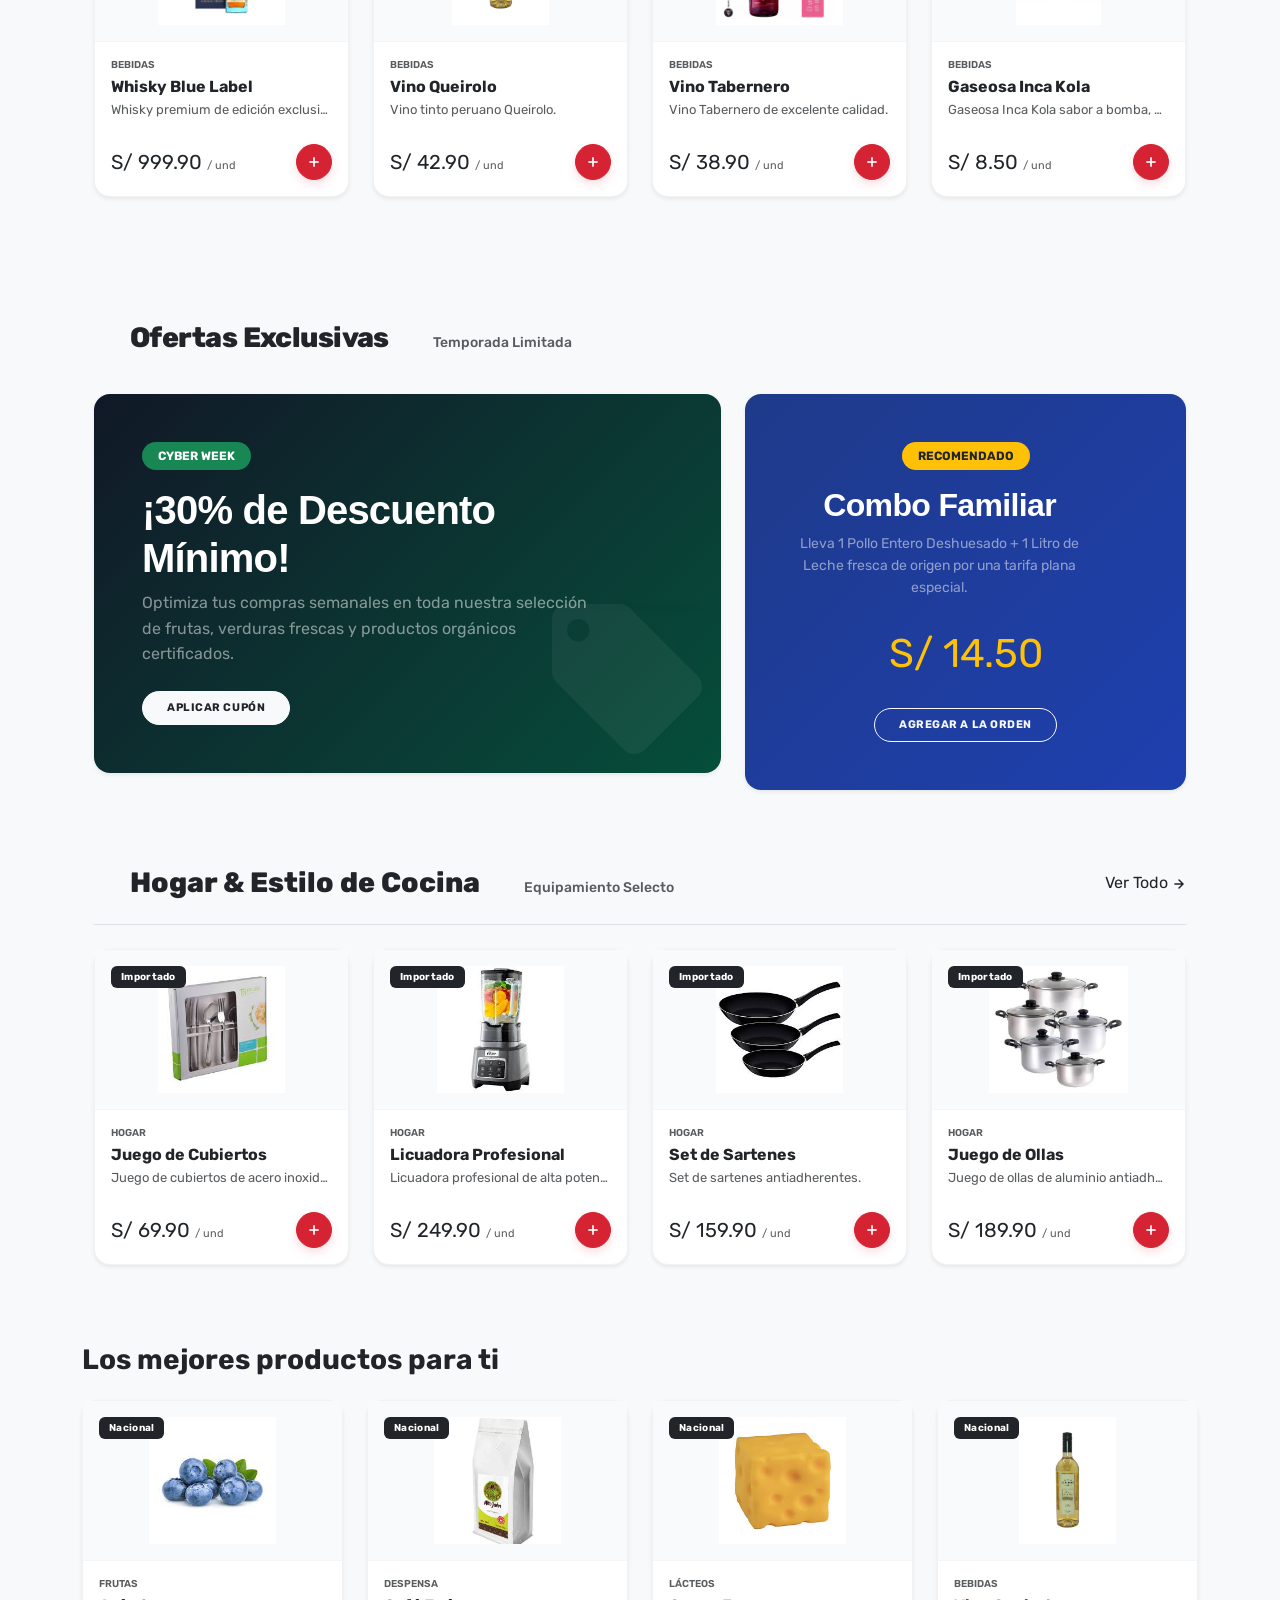
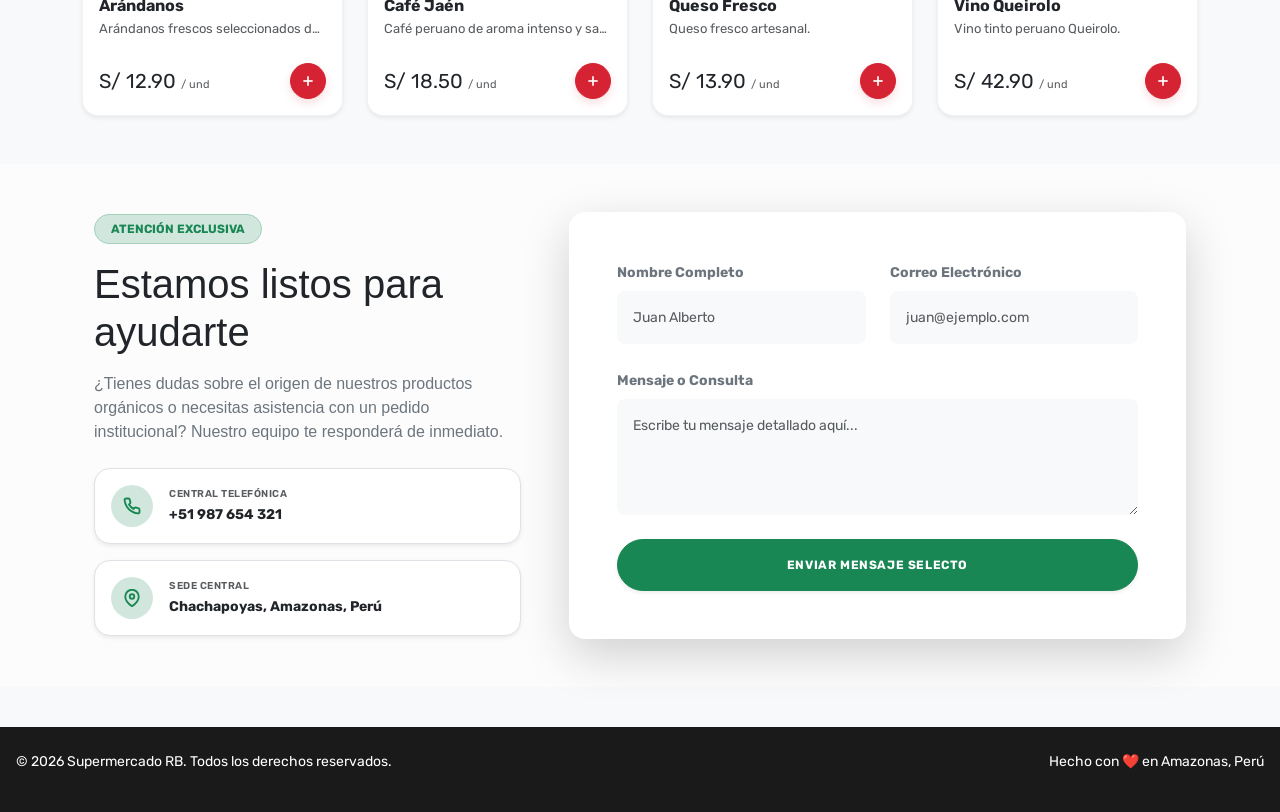
<file: pago.html>
<!DOCTYPE html>
<html lang="es">
<head>
    <meta charset="UTF-8">
    <meta name="viewport" content="width=device-width, initial-scale=1.0">
    <title>Pasarela de Pago - Supermercado RB</title>
    <link rel="preconnect" href="https://fonts.googleapis.com">
    <link rel="preconnect" href="https://fonts.gstatic.com" crossorigin>
    <link href="https://fonts.googleapis.com/css2?family=Rubik:ital,wght@0,300..900;1,300..900&display=swap" rel="stylesheet">
    <link href="https://cdn.jsdelivr.net/npm/bootstrap@5.3.2/dist/css/bootstrap.min.css" rel="stylesheet">
    <link rel="stylesheet" href="/Estilos/styles.css">
</head>
<body class="bg-light">

    <!-- HEADER SIMPLIFICADO -->
    <header class="bg-white border-bottom py-3 mb-5">
        <div class="container d-flex justify-content-between align-items-center">
            <a href="index.html" class="text-decoration-none">
                <!-- Cambiado text-success por text-danger (Rojo Vivo) -->
                <h1 class="fw-bold text-danger m-0">Supermercado <span class="text-dark">RB</span></h1>
            </a>
            <!-- Cambiado btn-outline-secondary por btn-outline-dark para evitar tonos azules/celestes y dar más contraste -->
            <a href="index.html" class="btn btn-outline-dark btn-sm fw-semibold">← Volver a la tienda</a>
        </div>
    </header>

    <main class="container mb-5">
        <div class="row g-5">
            <div class="col-lg-7">
                <div class="card p-4 shadow-sm border-0" style="border-radius: 12px;">
                    <h3 class="fw-bold mb-4">Datos de Facturación y Envío</h3>                   
                    <form id="form-pasarela-pago">
                        <div class="row g-3">
                            <div class="col-sm-6">
                                <label class="form-label small fw-semibold">Nombre Completo</label>
                                <input type="text" class="form-control" id="pago-nombre" required placeholder="Juan Pérez">
                            </div>
                            <div class="col-sm-6">
                                <label class="form-label small fw-semibold">Correo Electrónico</label>
                                <input type="email" class="form-control" id="pago-correo" required placeholder="juan@ejemplo.com">
                            </div>
                            <div class="col-md-6">
                                <label class="form-label small fw-semibold">Tipo de Comprobante</label>
                                <select class="form-select" id="pago-tipo-doc" required>
                                    <option value="DNI" selected>Boleta (DNI)</option>
                                    <option value="RUC">Factura (RUC)</option>
                                </select>
                            </div>
                            <div class="col-md-6">
                                <label class="form-label small fw-semibold" id="label-documento">Número de DNI</label>
                                <input type="text" class="form-control" id="pago-documento" required placeholder="Escribe tus 8 dígitos">
                            </div>
                            <div class="col-12">
                                <label class="form-label small fw-semibold">Dirección de Entrega</label>
                                <input type="text" class="form-control" id="pago-direccion" required placeholder="Av. Larco 123, Miraflores">
                            </div>
                        </div>
                        <hr class="my-4">
                        <h4 class="fw-bold mb-3">Método de Pago Simulado</h4>
                        
                        <div class="row g-3">
                            <div class="col-12">
                                <label class="form-label small fw-semibold">Número de Tarjeta</label>
                                <input type="text" class="form-control" id="pago-tarjeta" required placeholder="4111 2222 3333 4444" maxlength="16">
                            </div>
                        </div>
                        <!-- Botón principal cambiado a btn-danger (Rojo definitivo) -->
                        <button type="submit" class="btn btn-danger w-100 py-3 fw-bold mt-4" style="border-radius: 8px; letter-spacing: 0.5px;">
                            Confirmar y Pagar S/ <span id="total-boton-pago">0.00</span>
                        </button>
                    </form>
                </div>
            </div>
            <!-- COLUMNA DERECHA: RESUMEN DEL PEDIDO -->
            <div class="col-lg-5">
                <div class="card p-4 shadow-sm border-0 text-bg-dark" style="border-radius: 12px;">
                    <h4 class="fw-bold mb-4">Resumen de tu compra</h4>
                    
                    <div id="resumen-productos-pago" class="mb-4" style="max-height: 250px; overflow-y: auto;">
                        <!-- JS inyectará los productos aquí -->
                    </div>
                    <hr class="border-secondary">
                    <div class="d-flex justify-content-between mb-2">
                        <span class="text-secondary">Subtotal</span>
                        <span id="subtotal-pago">S/ 0.00</span>
                    </div>
                    <!-- Cambiado text-success por text-danger para que el total resalte en rojo vivo dentro de la tarjeta oscura -->
                    <div class="d-flex justify-content-between mb-4 fs-5 fw-bold text-danger">
                        <span>Total a Pagar</span>
                        <span id="total-pago">S/ 0.00</span>
                    </div>
                </div>
            </div>
        </div>
    </main>

    <!-- SCRIPTS -->
    <script src="https://cdn.jsdelivr.net/npm/bootstrap@5.3.0/dist/js/bootstrap.bundle.min.js"></script>
    <script src="/js/script.js"></script>
    <script src="/js/pago.js"></script>

</body>
</html>
</file>
<file: Estilos/styles.css>
* {
    margin: 0;
    padding: 0;
    box-sizing: border-box;
    font-family: 'Rubik', sans-serif; 
}

:root{
    /* Colores principales */
    --color-primary: #2E7D32;
    --color-primary-dark: #1B5E20;
    --color-accent: #FF9800;

    /* Colores neutros */
    --color-white: #FFFFFF;
    --color-light: #F8F9FA;
    --color-gray-100: #F1F3F5;
    --color-gray-300: #DEE2E6;
    --color-gray-500: #6C757D;
    --color-dark: #212529;
    --color-hover-light:#F8FAFC;
    --color-search-focus:#871919;

    /* Texto */
    --text-secondary: #6C757D;

    /* Bordes */
    --border-color: #DEE2E6;
    --border-radius-sm: 8px;
    --border-radius-md: 12px;
    --border-radius-lg: 20px;
    --border-radius-pill: 50rem;

    /* Sombras */
    --shadow-sm: 0 .125rem .25rem rgba(0,0,0,.075);
    --shadow-md: 0 .5rem 1rem rgba(0,0,0,.15);
    --shadow-lg: 0 1rem 3rem rgba(0,0,0,.175);
    --shadow-focus:0 0 0 3px rgba(135,25,25,.15);
    --shadow-search-focus:0 4px 12px rgba(135,25,25,.08);
    --shadow-btn-hover:0 8px 20px rgba(215,18,18,.2);

    /* Espaciados */
    --space-xs: .25rem;
    --space-sm: .5rem;
    --space-md: 1rem;
    --space-lg: 1.5rem;
    --space-xl: 2rem;

    /* Tipografía */
    --fw-light:300;
    --fw-normal:400;
    --fw-medium:500;
    --fw-semibold:600;
    --fw-bold:700;

    /* Transiciones */
    --transition-fast:.2s ease;
    --transition-normal:.3s ease;

    /* Header */
    --header-height:80px;

    /* Z-index */
    --z-dropdown:1000;
    --z-fixed:1020;
    --z-modal:1055;

    /* Container */
    --container-max:1400px;

    /* Offcanvas */
    --logo-height:36px;

    /* Carrusel */
    --carousel-height-mobile:180px;

    /*HERO*/
    --hero-bg-start: #ffffff;
    --hero-bg-end: #FFFFFF;
    --hero-min-height: 480px;
}

a{
    text-decoration:none;
    color:inherit;
}

body{
    font-family:'Rubik',sans-serif;
    background:
    linear-gradient(
        to bottom,
        var(--background-start) 0%,
        var(--color-white) 10%,
        var(--color-white) 90%,
        var(--background-end) 100%
    );
    min-height:100vh;
}

/*==================================
    HEADER
==================================*/

.custom-header{
    background:var(--color-white);
    border-bottom:1px solid var(--border-color);
    box-shadow:var(--shadow-sm);
}

.header-container{
    display:flex;
    flex-direction:column;
    padding-inline:var(--space-md);
}

.header-row{
    width:100%;
    padding:var(--space-sm) 0;
}

.brand-wrap{
    display: flex;
    align-items: center;
    gap: .6rem;
}

.brand-subtext{
    text-transform: uppercase;
    font-weight: var(--fw-bold);
    letter-spacing: .12em;
    font-size: small;
    color:#D62333;
}

.menu-text{
    font-weight:var(--fw-semibold);
    color:var(--color-dark);
    margin-left:var(--space-sm);
}

.custom-search-input{
    border:none;
    padding:var(--space-sm) 0 var(--space-sm) var(--space-lg);
    background:transparent;
    color:var(--color-dark);
}

.custom-search-group{
    background:var(--color-white);
    border:1px solid var(--border-color);
    border-radius:var(--border-radius-pill);
    transition:box-shadow var(--transition-fast);
}

.search-btn{
    display:flex;
    justify-content:center;
    align-items:center;
    width:36px;
    height:36px;
    background:#dd1818;
    color:var(--color-white);
    border:none;
    border-radius:50%;
    cursor:pointer;
}

.header-action-item{
    color:var(--color-dark);
    cursor:pointer;
}

.login-greeting{
    font-size:.875rem;
    color:var(--text-secondary);
}

.login-text{
    font-size:.875rem;
    font-weight:var(--fw-bold);
}

.header-divider{
    border-left:1px solid var(--border-color);
    padding-left:var(--space-md);
}

.header-link{
    text-decoration:none;
    color:var(--color-dark);
    display:flex;
    flex-direction:column;
    line-height:1;
}

.favorite-btn{
    padding:var(--space-xs);
    border:none;
    color:var(--color-dark);
    background:transparent;
}

.custom-cart-btn{
    background:var(--color-white);
    border:none;
    padding:var(--space-sm);
    position:relative;
}

.cart-badge{
    background:var(--color-dark);
    border-radius:50%;
    font-size:.6875rem;
    padding:.25rem .4375rem;
}

.default-layout-subbar{
    padding:var(--space-sm) 0;
    border-top:1px solid var(--border-color);
    font-size:.8125rem;
}

.subbar-item{
    display:flex;
    align-items:center;
    gap:var(--space-xs);
    color:var(--color-gray-500);
}

.subbar-clickable{
    cursor:pointer;
}

.custom-logo-img{
    height:var(--logo-height);
    width:auto;
    display:block;
    transition:transform var(--transition-fast);
}

.custom-toggle-btn {
    width: 44px ;
    height: 44px ;
    padding: 0 ; 
    display: flex ;
    align-items: center ;
    justify-content: center ;
    gap:var(--space-sm);
    background:var(--color-white);
    border:1px solid var(--border-color);
    border-radius: 50% ; 
    transition:
        background-color var(--transition-fast),
        border-color var(--transition-fast),
        transform var(--transition-fast);
}

.custom-toggle-btn:hover {
    background-color: var(--color-hover-light);
    border-color: var(--border-color);
}

.custom-toggle-btn svg {
    display: block;
    min-width: 22px;
    min-height: 22px;
}

.custom-search-group:focus-within {
    box-shadow:var(--shadow-focus);
}

.custom-search-input:focus {
    box-shadow: none ;
}

.header-action-item {
    cursor: pointer;
    transition:opacity var(--transition-fast);
}

.header-action-item:hover {
    opacity: 0.8;
}

.custom-search-group:focus-within {
    border-color: #871919;
    background-color:var(--color-white);
    box-shadow: var(--shadow-search-focus);
}

.custom-search-input {
    font-size: 14px;
}

.custom-search-input:focus {
    box-shadow: none ;
    background-color: transparent;
}


/*==================================
    BANNER PRINCIPAL
==================================*/

#banner-principal {
    margin: var(--space-md) 0;
}

.custom-carousel {
    box-shadow: var(--shadow-sm);
    overflow: hidden;
}

/* ==========================================================================
    IMAGEN DEL SLIDER
   ========================================================================== */

.custom-carousel-img {
    width: 100%;
    height: auto;
    object-fit: cover;
}

/* ==========================================================================
    CONTENIDO DEL BANNER
   ========================================================================== */

.custom-caption-left {
    position: absolute;
    top: 42%;                   
    left: 10%;
    transform: translateY(-50%);
    max-width: 42%;
    padding: 0;
    z-index: 10;
}

/* ==========================================================================
    TÍTULO
   ========================================================================== */

.banner-title {
    color: #111827 !important;
    font-size: clamp(2rem, 3vw, 3.6rem);
    line-height: 1.08;
    font-weight: 800;
    letter-spacing: -0.03em;
    margin-bottom: .8rem;
}

/* ==========================================================================
    SUBTÍTULO
   ========================================================================== */

.banner-sub {
    color: #4b5563 !important;
    font-size: clamp(.95rem, 1vw, 1.15rem);
    line-height: 1.7;
    max-width: 90%;
    margin-bottom: 1.5rem;
}

.text-tracking {
    letter-spacing: .08em;
}

/* ==========================================================================
    BOTÓN CTA
   ========================================================================== */

.btn-banner-cta {
    background: var(--color-primary);
    border: none;
    font-size: .95rem;
    font-weight: 600;
    padding: .9rem 1.8rem;
    border-radius: 50px;
    transition: all .3s ease;
}

.btn-banner-cta:hover {
    background: var(--color-primary-dark) !important;
    transform: translateY(-3px);
    box-shadow: 0 10px 25px rgba(40, 167, 69, .35);
}

/*==================================
    FIN BANNER PRINCIPAL
==================================*/

/*==================================
    MENÚ LATERAL (OFFCANVAS)
==================================*/

.custom-offcanvas{
    border:none;
    width:100%;
    max-width:var(--offcanvas-width);
    box-shadow:var(--shadow-offcanvas);
}

.custom-offcanvas-header{
    padding:var(--space-xl);
    border-bottom:1px solid var(--border-color);
}

.canvas-brand{
    display:flex;
    flex-direction:column;
}

.canvas-brand-text{
    font-family:'Rubik',sans-serif;
    font-size:1.5rem;
    font-weight:var(--fw-bold);
    color:var(--color-primary);
    letter-spacing:-.02em;
    line-height:1;
}

.canvas-brand-subtext{
    color:var(--color-gray-500);
}

.canvas-brand-highlight{
    color:var(--color-dark);
    font-weight:var(--fw-light);
}

.header-seccion-menu {
    font-size:.6875rem;
    letter-spacing: 0.15em;
}

.custom-menu-list .list-group-item {
    border-color:var(--color-gray-100);
    font-size: 14px;
    transition:
    background-color var(--transition-normal),
    color var(--transition-normal),
    padding-left var(--transition-normal);
}

.custom-menu-list .list-group-item:hover {
    background-color: #fde8e8;
    color: #D62333; 
    padding-left: 1.75rem;
}

.style-badge-text {
    font-size: 9px;
    letter-spacing: 0.05em;
}

.custom-menu-list .list-group-item .arrow-icon {
    transition:
    transform var(--transition-normal),
    stroke var(--transition-normal);
}

.custom-menu-list .list-group-item:hover .arrow-icon {
    transform: translateX(4px);
    stroke: #D62333;
}

/*==================================
    FIN MENÚ LATERAL
==================================*/

/*==================================
    CARRUSEL
==================================*/

.custom-carousel {
    overflow: hidden;
    background-color: #f8fafc;
}

.custom-carousel-img {
    height: var(--carousel-height-mobile);    
    object-fit: cover ; 
    object-position: center;
}

/*==================================
    FIN CARRUSEL
==================================*/

/* ==========================================================================
    DISEÑO HERO PRINCIPAL (BANNER PREMIUM)
   ========================================================================== */

.custom-hero{
    position: relative;
    background-color: #e7f0ec;
    min-height: var(--hero-min-height);
    overflow: hidden;
}

.custom-hero::before {
    content: "";
    position: absolute;
    inset: 0;
    background-image: url("img/img_categorias/i-like-food.svg");
    background-repeat: repeat;
    background-size: 190px 190px;
    background-position: center;
    opacity: 0.35;
    pointer-events: none;
}

.custom-hero > .container {
    position: relative;
    z-index: 1;

}

.hero-title{
    font-family:'Rubik',sans-serif;
    font-size:2.85rem;
    font-weight:800;
    line-height:1.15;
    color:var(--text-primary);
}

.hero-text{
    font-size:1.05rem;
    max-width:540px;
    line-height:1.6;
}

.custom-hero-btn {
    font-size: 13px;
    transition:
        transform var(--transition-normal),
        box-shadow var(--transition-normal);
}

.custom-hero-btn:hover {
    transform: translateY(-2px);
    box-shadow:var(--shadow-btn-hover);
}

.custom-hero-btn-secondary {
    font-size: 13px;
    transition:
        background-color var(--transition-normal),
        color var(--transition-normal),
        transform var(--transition-normal);
}

.custom-hero-btn-secondary:hover {
    background:var(--color-primary);
    color:var(--color-white);
    transform: translateY(-2px);
}

.hero-image-overlay {
    border:1px solid var(--border-color);
    transition:transform var(--transition-slow);
}

.hero-image-overlay:hover {
    transform: scale(1.02);
}

/*==================================
    FIN HERO PRINCIPAL
==================================*/

@media (min-width:768px){
    .header-container{
        padding-inline:var(--space-lg);
    }

    #banner-principal{
        margin: var(--space-lg) 0;
    }
}


@media (min-width: 992px){
    .header-row{
        padding:var(--space-md) 0;
    }

}

/*======= fin =======*/


/* ==========================================================================
SECCIÓN DE PRODUCTOS & CATÁLOGO PREMIUM
   ========================================================================== */

.title-categoria {
    font-family: 'Rubik', sans-serif;
    font-weight: 800 !important;
}

.link-ver-todo {
    font-size: 12px;
    letter-spacing: 0.05em;
    transition: color 0.2s ease;
}
.link-ver-todo:hover {
    color: #5a1414 !important; /* Verde más oscuro al pasar cursor */
}

/* Tarjeta contenedora de producto */
.custom-product-card {
    transition: transform 0.3s cubic-bezier(0.4, 0, 0.2, 1), box-shadow 0.3s ease;
    background-color: #ffffff;
}
.custom-product-card:hover {
    transform: translateY(-4px); /* Sutil elevación flotante */
    box-shadow: 0 12px 30px rgba(0, 0, 0, 0.06) !important;
}

/* Efecto de zoom controlado al pasar por encima de la imagen */
.card-img-wrap img {
    transition: transform 0.5s cubic-bezier(0.4, 0, 0.2, 1);
}
.custom-product-card:hover .card-img-wrap img {
    transform: scale(1.05);
}

.p-unit {
    font-size: 12px;
}

/* Botón flotante para agregar a la orden */
.btn-agregar-orden {
    background-color: #D62333 !important; /* Rojo RB Market */
    border-color: #D62333 !important;
    transition: all 0.25s ease;
    box-shadow: 0 4px 10px rgba(214, 35, 51, 0.15);
}
.btn-agregar-orden:hover {
    background-color: #B21C2A !important; 
    border-color: #B21C2A !important;
    transform: scale(1.08);
}

/* finlol*/

/* ==========================================================================
   ESTILOS PREMIUM PARA EL CARRITO LATERAL (OFFCANVAS)
   ========================================================================== */

/* Ajustes de tipografía para los textos del encabezado */
.canvas-brand-text {
    font-family: 'Rubik', sans-serif;
    font-weight: 800 !important;
}

.canvas-brand-subtext {
    font-family: 'Rubik', sans-serif;
    font-size: 10px;
    letter-spacing: 0.08em;
}

/* Efecto hover suave para las tarjetas de productos dentro del carrito */
.custom-cart-item {
    transition: transform 0.2s ease, box-shadow 0.2s ease;
}

.custom-cart-item:hover {
    transform: translateY(-2px);
    box-shadow: 0 4px 12px rgba(0, 0, 0, 0.04) !important;
}

/* Botón de eliminación (tacho de basura SVG) */
.btn-eliminar-cart {
    transition: all 0.2s ease;
    color: #a0aec0 !important; /* Gris suave por defecto */
}

/* Cuando el usuario pasa el mouse, cambia a un rojo de advertencia sutil */
.btn-eliminar-cart:hover {
    color: #dc3545 !important; 
    background-color: #f8d7da !important;
}

/* Estilo para el botón principal de proceder al pago */
.custom-checkout-btn {
    font-family: 'Rubik', sans-serif;
    font-size: 13px !important;
    letter-spacing: 0.03em;
    transition: all 0.25s ease;
}

.custom-checkout-btn:hover {
    background-color: #5a1414 !important; /* Verde más oscuro */
    transform: translateY(-1px);
    box-shadow: 0 6px 18px rgba(135, 25, 25, 0.25) !important;
}

.cart-offcanvas {
    width: 420px;
    box-shadow: -10px 0 30px rgba(0, 0, 0, 0.03);
}

/* Botón cerrar minimalista */
.btn-close-custom {
    background: transparent;
    border: none;
    color: var(--color-gray-500);
    padding: 0.5rem;
    border-radius: var(--border-radius-pill);
    display: flex;
    align-items: center;
    justify-content: center;
    transition: background-color var(--transition-fast, 0.2s), 
                color var(--transition-fast, 0.2s), 
                transform var(--transition-fast, 0.2s);
}

.btn-close-custom:hover {
    background-color: var(--color-gray-100);
    color: var(--color-dark);
    transform: rotate(90deg);
}

.cart-offcanvas-body {
    background-color: var(--color-hover-light); 
}

/* Base fija inferior */
.cart-offcanvas-footer {
    box-shadow: 0 -10px 25px rgba(0, 0, 0, 0.02);
}

/*==================================================
    FIN CARRITO LATERAL 
==================================================*/

/* ==========================================================================
    ESTILOS PREMIUM PARA LOS BANNERS DE OFERTAS
   ========================================================================== */

.banner-promo-title {
    font-family: 'Syne', sans-serif;
    font-weight: 800 !important;
    letter-spacing: -0.02em;
}

.banner-promo-text {
    font-family: 'Rubik', sans-serif;
    line-height: 1.6;
}

/* Efecto hover general para las tarjetas promocionales */
.custom-promo-banner {
    transition: transform 0.3s cubic-bezier(0.16, 1, 0.3, 1), box-shadow 0.3s ease;
}

.custom-promo-banner:hover {
    transform: translateY(-4px);
    box-shadow: 0 12px 24px rgba(0, 0, 0, 0.08) !important;
}

/* Animación sutil para los botones dentro de los banners */
.custom-banner-btn, .custom-banner-btn-secondary {
    font-family: 'Rubik', sans-serif;
    font-size: 11px !important;
    letter-spacing: 0.05em;
    transition: all 0.2s ease;
}

.custom-banner-btn:hover {
    background-color: #f8fafc !important;
    transform: scale(1.03);
}

.custom-banner-btn-secondary:hover {
    background-color: rgba(255, 255, 255, 0.1) !important;
    transform: scale(1.03);
}

.custom-promo-banner .position-absolute {
    top: auto !important;
    bottom: -20px !important; 
    right: -20px !important;    
    opacity: 0.05 !important; 
    pointer-events: none;    
}

.banner-promo-title, .banner-promo-text {
    max-width: 85% !important; 
}

/* ==========================================================================
   ESTILOS ADICIONALES PARA LA TARJETA DE VER MÁS (HOGAR)
   ========================================================================== */

.custom-view-more-card {
    transition: all 0.3s cubic-bezier(0.16, 1, 0.3, 1);
}

.custom-view-more-card .btn-mas-wrap {
    transition: transform 0.3s ease;
}

/* Al pasar el mouse por encima de la tarjeta, el signo '+' rota levemente y la tarjeta sube */
.custom-view-more-card:hover {
    transform: translateY(-4px);
    background-color: #e7d1d1 !important; /* Un verde sutilmente más intenso */
    box-shadow: 0 8px 20px rgba(135, 25, 25, 0.1) !important;
}

.custom-view-more-card:hover .btn-mas-wrap {
    transform: rotate(90deg) scale(1.05);
}

/* ==========================================================================
   ESTILOS PREMIUM PARA LA SECCIÓN DE CONTACTO
   ========================================================================== */

.custom-input {
    font-family: 'Rubik', sans-serif;
    font-size: 14px;
    color: #1a202c !important;
    transition: all 0.25s ease;
}

/* Cambia sutilmente el fondo al hacer clic para dar feedback visual */
.custom-input:focus {
    background-color: #ffffff !important;
    box-shadow: 0 0 0 3px rgba(135, 25, 25, 0.15) !important;
    border: 1px solid #871919 !important;
}

.custom-submit-btn {
    font-family: 'Rubik', sans-serif;
    font-size: 12px !important;
    letter-spacing: 0.05em;
    transition: all 0.25s ease;
}

.custom-submit-btn:hover {
    background-color: #5a1414 !important;
    transform: translateY(-1px);
    box-shadow: 0 8px 20px rgba(135, 25, 25, 0.2) !important;
}

/* ==========================================================================
   ESTILOS PREMIUM PARA LA SECCIÓN DE BENEFICIOS
   ========================================================================== */

.header-beneficio {
    font-family: 'Rubik', sans-serif;
    letter-spacing: -0.01em;
}

.body-beneficio {
    font-family: 'Rubik', sans-serif;
    line-height: 1.5;
}

.custom-benefit-card {
    border-radius: 16px;
    transition: all 0.25s ease;
}

/* El truco del hover: cambia la intensidad del verde del fondo del icono al pasar por la tarjeta */
.custom-benefit-card:hover .benefit-icon-wrap {
    background-color: #871919 !important;
    color: #ffffff !important;
    transform: scale(1.05);
}

.benefit-icon-wrap {
    transition: all 0.25s ease;
}

/* ==========================================================================
   INTEGRACIÓN DEL LOGO DE FONDO EN SECCIÓN RECOMENDADOS
   ========================================================================== */

.mejores-productos-con-logo {
    position: relative;
    overflow: hidden;
}

/* Creamos una marca de agua gigante detrás de los productos */
.mejores-productos-con-logo::after {
    content: "";
    position: absolute;
    top: 50%;
    left: 50%;
    width: 100%; 
    height: 100%;
    /* Asegúrate de colocar aquí la ruta correcta de tu imagen del logo */
    background-image: url('Estilos/img_categorias/LogoRB.png'); 
    background-repeat: no-repeat;
    background-position: center;
    background-size: contain;
    opacity: 0.03; /* Muy sutil (3%) para que no compita con los productos */
    transform: translate(-50%, -50%) rotate(-10deg); /* Centrado y ligeramente rotado */
    pointer-events: none; /* Evita que interfiera con los clics en las tarjetas */
}

/* Asegura que las tarjetas queden por encima del logo */
.grid-productos-con-logo {
    position: relative;
    z-index: 2; 
}

/*
    ==========================================================================
    FIN INTEGRACIÓN DEL LOGO DE FONDO EN SECCIÓN RECOMENDADOS
    ==========================================================================
*/
/*
==========================================
    iniscio de sesion
==========================================
*/
.login-card {
            border: none;
            border-radius: 1rem;
            box-shadow: 0 0.5rem 1rem rgba(0, 0, 0, 0.15);
        }

.nav-pills .nav-link.active {
            background-color: #dc3545 !important; /* Rojo Bootstrap (danger) */
            color: #fff !important;
        }
        .nav-pills .nav-link:not(.active) {
            color: #495057 !important; /* Gris oscuro elegante */
        }



@media (min-width: 481px) {

    body {
        width: 100% !important;
        max-width: 100% !important;
        margin: 0 !important;
        padding: 0 !important;
        overflow-x: hidden;        
        background-color: rgb(248, 249, 250); 
    }

    .barra-navegacion {
        flex-direction: row;
        justify-content: space-between;
        gap: 12px;                  
        padding: 14px 24px;
    }

    .fila-superior-nav {
        margin-bottom: 4px;         
    }

    .logo-imagen-link {
        margin-bottom: 0;   
        width: 130px;       
        height: 39px;
    }

    .buscador-barra {
        max-width: 450px;          
        margin: 0 auto !important;   
    }

    .menu a {
        font-size: 14px;
    }


    .banner-principal {
        padding: 70px 30px;         
        min-height: 250px;           
        max-height: 350px;           
        display: flex;
        flex-direction: column;
        justify-content: center;     
        background-position: center 30%;
    }

    .banner-principal h1 {
        font-size: 30px;             
        margin-bottom: 10px;
    }

    .banner-principal p {
        font-size: 16px;
        max-width: 500px;            
        margin-left: auto;          
        margin-right: auto;
        margin-bottom: 20px;
    }

    .boton-carrito-nav {
        padding: 6px 16px !important;
    }

    .banner-categoria { padding: 40px 24px; }
    .banner-contenido h1 { font-size: 26px; }
    
    .grid-productos-interna {
        grid-template-columns: repeat(2, 1fr); 
    }

    .seccion-contenedor {
        width: 100% !important;
        max-width: 100% !important; 
        box-sizing: border-box;
        padding: 30px 24px !important; 
        margin: 0 auto !important;
    }

    .seccion-contenedor h2 {
        font-size: 18px;
        padding: 14px 20px;
    }

    .grid-categorias, 
    .grid-productos, 
    .grid-productos-interna {
        width: 100% !important;
        display: grid !important;
        grid-template-columns: repeat(2, 1fr) !important; 
        gap: 20px !important;       
    }

    .imagen-categoria {
        height: 120px;
    }

    .contenido-ver-mas {
        flex-direction: column; 
        gap: 6px;
        text-align: center;
    }
    
    .simbolo-mas {
        font-size: 40px; 
    }

    .grid-ofertas {
        grid-template-columns: repeat(2, 1fr);
    }

    .grid-productos {
        grid-template-columns: repeat(2, 1fr);
    }

    .imagen-producto {
        width: 110px;
        height: 110px;
    }

    .precio {
        font-size: 22px;         
        color: #D62333 !important; /* Rojo RB Market */          
    }

    .flex-beneficios {
        flex-direction: row;
    }

    .tarjeta-beneficio {
        flex: 1;
    }

    .pie-pagina {
        width: 100% !important;
        box-sizing: border-box;
        padding: 24px 16px !important;
        margin-top: 40px !important;
        text-align: center;
        background-color: rgb(26, 26, 26);  
        color: rgb(255, 255, 255); 
    }
    .cart-offcanvas {
        width: 100%;
    }
}

@media (min-width: 769px) {

    .barra-navegacion {
        flex-direction: row;      
        align-items: center;
        justify-content: space-between;
        gap: 20px;
        padding: 16px 40px;
    }

    .fila-superior-nav {
        display: contents;       
    }

    .logo-imagen-link {
        width: 140px;       
        height: 42px;
    }

    .buscador-barra {
        max-width: 400px;         
    }

    .buscador-barra input {
        font-size: 15px;          
    }

    .boton-hamburguesa-nav {
        display: none;
    }

    .menu-panel {
        position: static;
        width: auto;
        height: auto;
        box-shadow: none;
        display: flex;
        flex-direction: row;
        background: none;
    }

    .menu-cabecera {
        display: none;
    }

    .menu-enlaces-verticales {
        flex-direction: row;
        gap: 16px;
    }

    .menu-enlaces-verticales a {
        padding: 6px 12px;
        font-size: 14px;
        border-bottom: none;
    }

    .menu-enlaces-verticales a:hover {
        background: none;     
        color: rgb(125, 46, 46);       
        padding-left: 12px;   
    }

    .carrito-panel {
        width: 400px;
    }

    .banner-principal {
        padding: 100px 40px;
    }

    .banner-principal h1 {
        font-size: 40px;
    }

    .banner-principal p {
        font-size: 16px;
        max-width: 600px;
        margin-left: auto;
        margin-right: auto;
        margin-bottom: 20px;
    }

    .banner-categoria { padding: 50px 36px; }
    .banner-contenido h1 { font-size: 32px; }
    .banner-contenido p { font-size: 15px; }
    
    .grid-productos-interna {
        grid-template-columns: repeat(2, 1fr); 
        max-width: 900px;
        margin: 0 auto;
    }

    .seccion-contenedor {
        padding: 56px 40px;
    }

    .seccion-contenedor h2 {
        font-size: 20px;
        padding: 16px 28px;
        margin-bottom: 32px;
        max-width: 600px;      
        margin-left: auto;     
        margin-right: auto;
    }

    .grid-categorias {
        grid-template-columns: repeat(3, 1fr);
        max-width: 900px;
        margin: 0 auto;
        gap: 16px;
    }

    .imagen-categoria {
        height: 130px;
    }

    .grid-ofertas {
        grid-template-columns: repeat(2, 1fr);
        max-width: 860px;
        margin: 0 auto;
        gap: 20px;
    }

    .tarjeta-oferta {
        padding: 30px 24px;
    }

    .tarjeta-oferta h3 {
        font-size: 22px;
    }

    .tarjeta-oferta p {
        font-size: 15px;
    }

    .grid-productos {
        grid-template-columns: repeat(3, 1fr);
        max-width: 900px;
        margin: 0 auto;
        gap: 20px;
    }

    .imagen-producto {
        width: 120px;
        height: 120px;
    }

    .tarjeta-producto h3 {
        font-size: 16px;
    }

    /* Beneficios */
    .flex-beneficios {
        max-width: 900px;
        margin: 0 auto;
    }

    .icono-svg {
        width: 48px;
        height: 48px;
    }

    .tarjeta-beneficio h3 {
        font-size: 17px;
    }

    .tarjeta-beneficio p {
        font-size: 14px;
    }

    .temporizador-contenedor {
        flex-direction: row;
        align-items: center;
        justify-content: space-between;
        padding: 10px 16px;
    }
    
    .tiempo-bloque {
        font-size: 20px;
        padding: 8px 12px;
    }

    .custom-carousel-img {
        height: 280px !important;  
        object-fit: cover !important; 
        object-position: center;
    }
}

@media (min-width: 992px) {
    .border-start-lg {
        border-left: 1px solid #dee2e6 !important;
    }

    button.custom-toggle-btn {
        width: auto !important;
        height: 44px !important;
        padding: 0 16px !important; 
        border-radius: 30px !important; 
    }

    .custom-carousel-img {
        width: 100% !important;
        height: auto !important;
        aspect-ratio: 1200 / 400 !important; 
        object-fit: fill !important;         
    }

    .custom-logo-img {
        height: 42px !important; 
    }
}

@media (min-width: 1025px) {

    .barra-navegacion {
        padding: 20px 60px;
    }

    .logo-imagen-link {
        width: 155px;       
        height: 46px;
    }

    .buscador-barra {
        max-width: 400px;         
    }

    .menu a {
        font-size: 15px;
        padding: 6px 12px;
    }

    .banner-principal {
        padding: 130px 60px;
    }

    .banner-principal h1 {
        font-size: 48px;
    }

    .banner-categoria { padding: 60px 40px; }
    .banner-contenido h1 { font-size: 36px; }
    
    .grid-productos-interna {
        grid-template-columns: repeat(3, 1fr); 
        max-width: 1000px;
    }

    .boton-accion {
        padding: 12px 28px;
        font-size: 15px;
    }

    .seccion-contenedor {
        padding: 64px 60px;
    }

    .seccion-contenedor h2 {
        font-size: 28px;
        margin-bottom: 28px;
    }

    .grid-categorias {
        grid-template-columns: repeat(4, 1fr);
        max-width: 1100px;
        gap: 18px;
    }

    .imagen-categoria {
        height: 140px;
    }

    .grid-ofertas {
        max-width: 1000px;
    }

    .grid-productos {
        max-width: 1000px;
        gap: 24px;
    }

    .imagen-producto {
        height: 200px;
    }

    .precio {
        font-size: 24px;          
        color: #D62333 !important; /* Rojo RB Market */
    }

    .flex-beneficios {
        max-width: 1000px;
        gap: 24px;
    }

.tarjeta-producto {
        padding: 16px;
        gap: 20px;
    }

    .tarjeta-beneficio {
        padding: 28px 20px;
    }

    .icono-svg {
        width: 52px;
        height: 52px;
        fill: rgb(227, 28, 37);  
    }
}

@media (min-width: 1201px) {

    .barra-navegacion {
        padding: 22px 80px;
    }

    .logo-imagen-link {
        width: 170px;       
        height: 51px;
    }

    .buscador-barra {
        max-width: 480px;         
    }

    .menu a {
        font-size: 16px;
        padding: 6px 14px;
    }

    .banner-principal {
        padding: 160px 80px;
    }

    .banner-principal h1 {
        font-size: 56px;
    }

    .banner-principal p {
        font-size: 18px;
        max-width: 700px;
    }

    .banner-categoria { padding: 70px 80px; }
    .banner-contenido h1 { font-size: 42px; }
    .banner-contenido p { font-size: 16px; }
    
    .grid-productos-interna {
        grid-template-columns: repeat(3, 1fr); 
        max-width: 1200px;
        gap: 20px;
    }

    .seccion-contenedor {
        padding: 80px 80px;
    }

    .seccion-contenedor h2 {
        font-size: 22px;
        padding: 16px 36px;
        margin-bottom: 36px;
        max-width: 750px;
    }

    .grid-categorias {
        grid-template-columns: repeat(4, 1fr);
        max-width: 1200px;
        gap: 22px;
    }

    .imagen-categoria {
        height: 160px;
    }

    .tarjeta-categoria {
        font-size: 15px;
        padding: 14px;
    }

    .grid-ofertas {
        max-width: 1200px;
        gap: 28px;
    }

    .tarjeta-oferta {
        padding: 40px 32px;
    }

    .tarjeta-oferta h3 {
        font-size: 26px;
    }

    .tarjeta-oferta p {
        font-size: 16px;
    }

    .grid-productos {
        max-width: 1200px;
        gap: 28px;
    }

    .imagen-producto {
        width: 115px;
        height: 115px;
    }

    .tarjeta-producto {
        padding: 20px;
    }

    .tarjeta-producto h3 {
        font-size: 17px;
    }

    .precio {
        font-size: 22px;                 
        color: #D62333 !important; /* Rojo RB Market */
    }

    .boton-comprar {
        padding: 8px 16px;
        font-size: 14px;
    }

    .flex-beneficios {
        max-width: 1200px;
        gap: 32px;
    }

    .tarjeta-beneficio {
        padding: 32px 24px;
    }

    .icono-svg {
        width: 56px;
        height: 56px;
    }

    .tarjeta-beneficio h3 {
        font-size: 18px;
    }

    .tarjeta-beneficio p {
        font-size: 15px;
    }

    .pie-pagina {
        padding: 32px 80px;
        font-size: 14px;
        display: flex;
        justify-content: space-between;
        align-items: center;
    }
}

@media (max-width: 896px) and (orientation: landscape) {
    .banner-principal {
        padding: 30px 16px;
    }

    .banner-principal h1 {
        font-size: 24px;
        margin-bottom: 6px;
    }

    .banner-principal p {
        font-size: 13px;
        margin-bottom: 12px;
    }

    .barra-navegacion {
        padding: 8px 16px;
        flex-direction: row;       
        justify-content: space-between;
        gap: 0;
    }

    .logo-imagen-link {
        width: 100px;              
        height: 30px;
        margin-bottom: 0;
    }

    .buscador-barra {
        max-width: 200px;          
        margin: 0;
        padding: 0px 4px 0px 12px;
    }
    
    .buscador-barra input {
        padding: 6px 0;
        font-size: 13px;
    }

    .menu-panel {
        width: 70%; 
    }

    .seccion-contenedor {
        padding: 24px 16px;        
    }

    .seccion-contenedor h2 {
        font-size: 16px;
        padding: 8px 16px;
        margin-bottom: 16px;
    }

    .grid-productos, 
    .grid-productos-interna, 
    .grid-categorias, 
    .grid-ofertas {
        grid-template-columns: repeat(2, 1fr) !important;
        gap: 10px;
    }

    .imagen-producto {
        width: 80px;
        height: 80px;
    }
    
    .precio {
        font-size: 22px;           
        color: #D62333 !important; /* Rojo RB Market */
    }

    .carrito-panel {
        width: 70%;                
    }
}

/* ==========================================================================
OPTIMIZACIONES Y COMPLEMENTOS PREMIUM REQUERIDOS
   ========================================================================== */

/* 1. Base tipográfica y suavizado para los títulos especiales */
.premium-category-title {
    font-family: 'Rubik', sans-serif;
    font-weight: 800 !important;
    letter-spacing: -0.02em;
}

/* 2. Tarjeta de Producto Global (Para Catálogo y Recomendados) */
.custom-product-card {
    transition: transform 0.3s cubic-bezier(0.16, 1, 0.3, 1), box-shadow 0.3s ease !important;
    background-color: #ffffff;
    border: 1px solid rgba(0, 0, 0, 0.05) !important;
}

.custom-product-card:hover {
    transform: translateY(-5px) !important;
    box-shadow: 0 12px 24px rgba(0, 0, 0, 0.06) !important;
}

/* 3. Asegurar el contenedor de imágenes del catálogo */
.card-img-wrap {
    background-color: #f8fafc !important; /* Gris ultra suave premium */
    border-bottom: 1px solid rgba(0, 0, 0, 0.02);
    position: relative;
}

/* 4. Corrección de visualización para las insignias (Badges) sobre las fotos */
.custom-product-card .badge {
    font-family: 'Rubik', sans-serif;
    font-size: 10px !important;
    letter-spacing: 0.03em;
    padding: 6px 10px !important;
    border-radius: 6px !important;
}

/* 5. Estilo para las unidades de medida debajo del precio (S/ 8.90 / kg) */
.p-unit {
    font-family: 'Rubik', sans-serif;
    font-size: 11px !important;
    color: #8a94a6;
    font-weight: 500;
}

.form-label, .form-control, .btn, .offcanvas {
    font-family: 'Rubik', sans-serif !important;
}

@media (max-width: 576px) {
    .card-img-wrap {
        height: 150px !important; /* Altura perfecta para pantallas de smartphone */
    }
    
    .premium-category-title {
        font-size: 1.35rem !important; /* Encogimiento armónico del título en móviles */
    }
    
    .item-counter {
        display: none; /* Oculta el contador secundario en pantallas mini para no saturar */
    }
}
</file>
